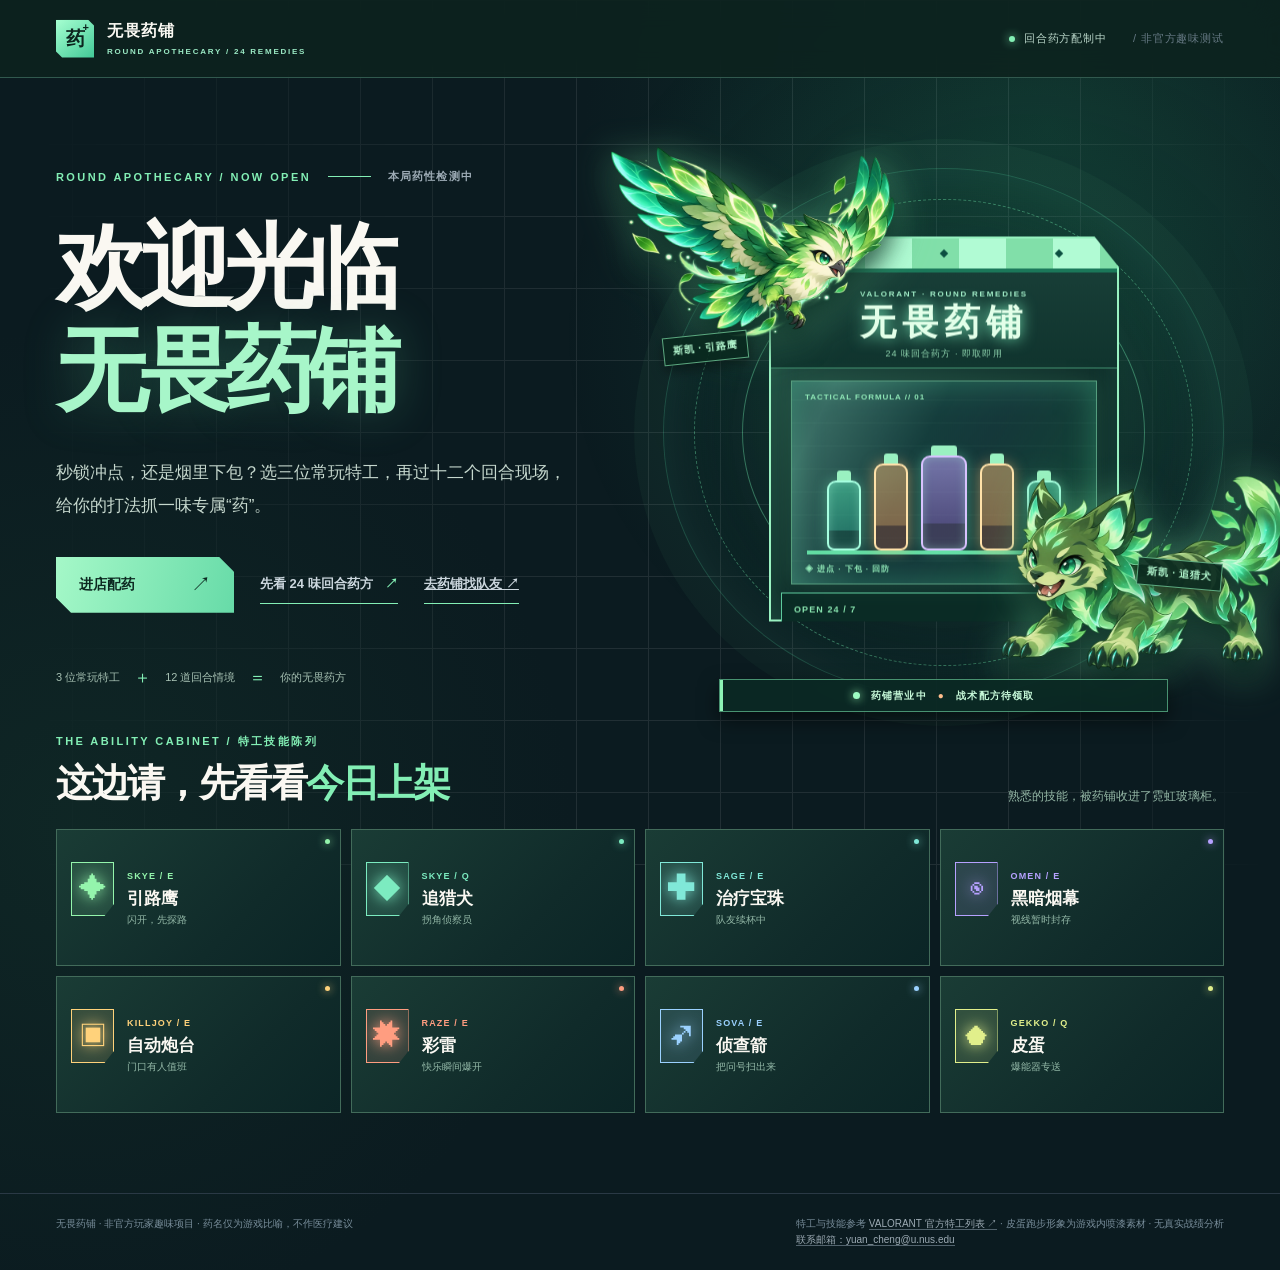
<file: index.html>
<!doctype html>
<html lang="zh-CN">
<head>
  <meta charset="utf-8">
  <meta name="viewport" content="width=device-width, initial-scale=1">
  <meta name="theme-color" content="#0b1b20">
  <title>无畏药铺｜瓦罗兰特回合人格测试</title>
  <link rel="stylesheet" href="./styles.css?v=11">
</head>
<body>
  <div class="site-shell">
    <header class="topbar">
      <button class="brand" type="button" id="home" aria-label="返回无畏药铺首页"><span class="brand-symbol" aria-hidden="true">药<span>+</span></span><span>无畏药铺<small>ROUND APOTHECARY / 24 REMEDIES</small></span></button>
      <span class="top-status"><i></i> 回合药方配制中 <span class="top-code">/ 非官方趣味测试</span></span>
    </header>

    <main>
      <section id="screen-intro" class="screen intro-screen" aria-labelledby="intro-title">
        <div class="intro-copy">
          <p class="kicker"><span>ROUND APOTHECARY / NOW OPEN</span><span class="kicker-line"></span><span>本局药性检测中</span></p>
          <h1 id="intro-title">欢迎光临<br><em>无畏药铺</em></h1>
          <p class="intro-lead">秒锁冲点，还是烟里下包？选三位常玩特工，再过十二个回合现场，给你的打法抓一味专属“药”。</p>
          <div class="intro-actions"><button class="button-primary" id="start" type="button">进店配药 <span>↗</span></button><button class="button-link" id="view-gallery-intro" type="button">先看 24 味回合药方 <span>↗</span></button><a class="button-link" href="./match.html">去药铺找队友 ↗</a></div>
          <button class="resume-review" id="resume-review" type="button" hidden><span aria-hidden="true">✚</span><span>上次的药方还在，继续做每局复盘</span><span aria-hidden="true">↗</span></button>
          <div class="intro-meta"><span>3 位常玩特工</span><b>＋</b><span>12 道回合情境</span><b>＝</b><span>你的无畏药方</span></div>
        </div>
        <div class="hero-art apothecary-art" aria-label="斯凯的引路鹰和追猎犬守护高科技无畏药铺" role="img">
          <div class="shop-halo"></div><div class="shop-grid"></div>
          <div class="shop-shell"><div class="shop-roof"><i></i><i></i><i></i></div><div class="shop-sign"><small>VALORANT · ROUND REMEDIES</small><strong>无畏药铺</strong><span>24 味回合药方 · 即取即用</span></div><div class="shop-window"><span class="shop-scan">TACTICAL FORMULA // 01</span><div class="shop-bottles"><i></i><i></i><i></i><i></i><i></i></div><span class="shop-data">◈ 进点 · 下包 · 回防</span></div><div class="shop-counter"><span>OPEN 24 / 7</span><span>✦ ✦ ✦</span></div></div>
          <img class="shop-guardian shop-hawk" src="./assets/skye-hawk.webp" alt="">
          <img class="shop-guardian shop-tiger" src="./assets/skye-tiger.webp" alt="">
          <span class="guardian-tag guardian-tag--hawk">斯凯 · 引路鹰</span><span class="guardian-tag guardian-tag--tiger">斯凯 · 追猎犬</span>
          <div class="shop-status"><span class="shop-status-light"></span> 药铺营业中 <span>●</span> 战术配方待领取</div>
        </div>
        <div class="skill-shelf">
          <div class="shelf-heading"><div><span class="overline">THE ABILITY CABINET / 特工技能陈列</span><h2>这边请，先看看<span>今日上架</span></h2></div><p>熟悉的技能，被药铺收进了霓虹玻璃柜。</p></div>
          <div class="ability-grid">
            <div class="ability-card" style="--ability:#94f5ac"><span class="ability-icon">✦</span><small>SKYE / E</small><strong>引路鹰</strong><em>闪开，先探路</em></div>
            <div class="ability-card" style="--ability:#7cebc0"><span class="ability-icon">◆</span><small>SKYE / Q</small><strong>追猎犬</strong><em>拐角侦察员</em></div>
            <div class="ability-card" style="--ability:#80e8d8"><span class="ability-icon">✚</span><small>SAGE / E</small><strong>治疗宝珠</strong><em>队友续杯中</em></div>
            <div class="ability-card" style="--ability:#b6a1ff"><span class="ability-icon">◉</span><small>OMEN / E</small><strong>黑暗烟幕</strong><em>视线暂时封存</em></div>
            <div class="ability-card" style="--ability:#ffd27b"><span class="ability-icon">▣</span><small>KILLJOY / E</small><strong>自动炮台</strong><em>门口有人值班</em></div>
            <div class="ability-card" style="--ability:#ff9d80"><span class="ability-icon">✸</span><small>RAZE / E</small><strong>彩雷</strong><em>快乐瞬间爆开</em></div>
            <div class="ability-card" style="--ability:#9bd1ff"><span class="ability-icon">➶</span><small>SOVA / E</small><strong>侦查箭</strong><em>把问号扫出来</em></div>
            <div class="ability-card" style="--ability:#e1ef8b"><span class="ability-icon">⬟</span><small>GEKKO / Q</small><strong>皮蛋</strong><em>爆能器专送</em></div>
          </div>
        </div>
      </section>

      <section id="screen-select" class="screen flow-screen" hidden aria-labelledby="select-title">
        <div class="flow-top"><span class="overline">STEP 01 / 选三味特工引子</span><button class="quiet-button" id="select-back" type="button">← 返回药铺</button></div>
        <div class="flow-heading"><div><h2 id="select-title">先选你的<span>常玩特工</span></h2><p>按常玩程度依次选 3 位。可爱头像已上架，结果主要看后面的 12 道题。</p></div><span class="corner-stamp">03 / AGENTS</span></div>
        <div class="selected-slots" id="selected-slots" aria-live="polite"></div>
        <div class="selector-toolbar"><div class="role-tabs" id="role-tabs" aria-label="按特工定位筛选"></div><label class="agent-search"><span>⌕</span><input id="agent-search" type="search" placeholder="搜索中文名或英文名" autocomplete="off" aria-label="搜索特工"></label></div>
        <div class="agent-grid" id="agent-grid"></div>
        <div class="flow-footer"><span id="agent-count"></span><button class="button-primary command-button command-button--select" id="select-next" type="button" data-count="0" disabled><span class="command-pips" aria-hidden="true"><i></i><i></i><i></i></span><span class="command-copy"><small id="select-next-caption">特工就位 0 / 3</small><strong>进入情境题</strong></span><span class="command-arrow" aria-hidden="true"><svg viewBox="0 0 24 24" fill="none"><path d="M5 19 19 5M8 5h11v11" stroke="currentColor" stroke-width="2" stroke-linecap="square"/></svg></span></button></div>
      </section>

      <section id="screen-quiz" class="screen flow-screen quiz-screen" hidden aria-labelledby="question-title">
        <div class="flow-top"><span class="overline">STEP 02 / 回合药性测试</span><button class="quiet-button" id="quiz-back" type="button">← 上一步</button></div>
        <div class="quiz-track" id="quiz-track" role="progressbar" aria-label="答题进度" aria-valuemin="1" aria-valuemax="12" aria-valuenow="1"><div id="quiz-progress"></div><div class="quiz-runner" aria-hidden="true"><span class="quiz-runner-sprite"></span></div></div>
        <div class="quiz-counter"><span id="question-count"></span><span>选你真会做的，别替教练答题</span></div>
        <div class="quiz-brief"><span class="spike-mark" aria-hidden="true">◆</span><span id="spike-brief">皮蛋刚出门，爆能器在路上</span><span class="signal-bars" aria-hidden="true"><i></i><i></i><i></i></span></div>
        <div class="quiz-card"><p class="quiz-label"><span>ROUND SCENARIO <b id="scenario-kind">战术位置</b></span><span id="round-code"></span></p><div class="scenario-heading"><h2 id="question-title"></h2><span class="scenario-art-frame" aria-hidden="true"><span class="scenario-art" id="scenario-art"></span></span></div><div class="option-list" id="option-list"></div></div>
        <div class="quiz-actions"><span>没有标准答案，放心暴露真实打法。</span><button class="button-primary command-button command-button--round" id="quiz-next" type="button" disabled><span class="command-round" id="quiz-next-number" aria-hidden="true">01</span><span class="command-copy"><small id="quiz-next-caption">ROUND CONFIRM</small><strong id="quiz-next-label">下一题</strong></span><span class="command-arrow" aria-hidden="true"><svg viewBox="0 0 24 24" fill="none"><path d="M5 19 19 5M8 5h11v11" stroke="currentColor" stroke-width="2" stroke-linecap="square"/></svg></span></button></div>
      </section>

      <section id="screen-result" class="screen result-screen" hidden aria-labelledby="result-title">
        <div class="flow-top"><span class="overline">PRESCRIPTION READY / 你的无畏药方</span><button class="quiet-button" id="result-restart" type="button">重新配药 ↺</button></div>
        <div class="result-hero"><div class="result-index"><span>HERB NO.</span><strong id="result-number"></strong><span>/ 24</span></div><div class="result-main"><p class="result-kicker" id="result-kicker"></p><h2 id="result-title"></h2><p class="result-nickname" id="result-nickname"></p><p class="result-lead" id="result-lead"></p><div class="result-tags" id="result-tags"></div></div><div class="result-art"><span>药方出炉！</span><div class="result-mascot" id="result-mascot" role="img"></div></div></div>
        <div class="result-layout"><div class="result-left"><section class="result-panel"><span class="panel-label">你的回合说明书</span><div class="description-pair"><span>01 / 你擅长</span><p id="result-strength"></p></div><div class="description-pair"><span>02 / 队友会吐槽</span><p id="result-tease"></p></div><div class="quote-box"><span>你的队内语音</span><strong id="result-quote"></strong></div></section><section class="result-panel pick-panel"><span class="panel-label">你选的 3 位特工</span><div id="result-agents"></div><p>常玩特工只提供战术倾向的起始分；结果主要来自 12 道场景题。</p></section></div><section class="result-panel structure-panel"><div class="structure-heading"><span class="panel-label">人格结构</span><span>偏好占比，不是胜率</span></div><h3>战术位置 <small id="secondary-role"></small></h3><div class="score-list" id="role-scores"></div><h3>赢回合的习惯</h3><div class="score-list" id="habit-scores"></div><h3>行动节奏</h3><div class="score-list" id="tempo-scores"></div><p class="structure-note">占比只比较你本次选择，不衡量水平、真实战绩或心理学人格。</p></section></div>
        <section class="review-panel" id="review-panel" aria-labelledby="review-title">
          <div class="review-heading"><div><span class="panel-label">ROUND REVIEW / 战斗改进站</span><h3 id="review-title">每局一张<span>经济复盘药笺</span></h3><p>打完一局再勾。看看点数、技能、时间和人数优势，花出去有没有换回价值。</p></div><div class="review-meter" role="progressbar" id="review-meter" aria-label="本局完成的复盘项目" aria-valuemin="0" aria-valuemax="7" aria-valuenow="0"><strong id="review-count">0 / 7</strong><span id="review-round">第 1 局</span></div></div>
          <div class="review-track" aria-hidden="true"><span id="review-progress"></span></div>
          <div class="review-list" id="review-list"></div>
          <div class="review-bottom"><div class="review-note-wrap"><label for="review-note">下局最想改的一件事 <span>可选</span></label><textarea id="review-note" rows="2" maxlength="120" placeholder="例如：进点前先喊队友跟闪"></textarea><p id="review-focus"></p></div><div class="review-save"><button class="button-primary" id="review-archive" type="button" disabled>存档这局，开启下一局 <span>↗</span></button><span id="review-status" role="status"></span></div></div>
          <details class="review-history" id="review-history"><summary>查看已存档的复盘 <span id="review-history-count">0 局</span></summary><div id="review-history-list"></div></details>
          <p class="review-privacy">只保存在这台设备的浏览器里，换设备不会同步。最多保留最近 20 局。</p>
        </section>
        <div class="result-actions"><button class="button-primary" id="copy-result" type="button">复制我的药方 <span>↗</span></button><a class="button-primary match-entry" href="./match.html">带着药方找队友 <span>↗</span></a><button class="button-link" id="view-gallery-result" type="button">查看全部 24 味药方 <span>↗</span></button><span id="copy-status" role="status"></span></div>
      </section>

      <section id="screen-gallery" class="screen gallery-screen" hidden aria-labelledby="gallery-title"><div class="flow-top"><span class="overline">HERB CABINET / 24 ROUND REMEDIES</span><button class="quiet-button" id="gallery-back" type="button">← 返回</button></div><div class="flow-heading"><div><h2 id="gallery-title">24 味<span>回合药方</span></h2><p>四种战术位置 × 三种赢法习惯 × 两种行动节奏。药名是比喻，外号才是队友最熟悉的你。</p></div><span class="corner-stamp">24 / HERBS</span></div><div class="role-tabs gallery-tabs" id="gallery-tabs" aria-label="按定位筛选人格"></div><div class="persona-grid" id="persona-grid"></div></section>
    </main>

    <footer><span>无畏药铺 · 非官方玩家趣味项目 · 药名仅为游戏比喻，不作医疗建议</span><span>特工与技能参考 <a href="https://playvalorant.com/en-us/agents/" target="_blank" rel="noreferrer">VALORANT 官方特工列表 ↗</a> · 皮蛋跑步形象为游戏内喷漆素材 · 无真实战绩分析<br><a href="mailto:yuan_cheng@u.nus.edu">联系邮箱：yuan_cheng@u.nus.edu</a></span></footer>
  </div>
  <script src="./lib/personality.js?v=12"></script>
  <script src="./lib/review.js?v=1"></script>
  <script src="./web.js?v=9"></script>
</body>
</html>
</file>
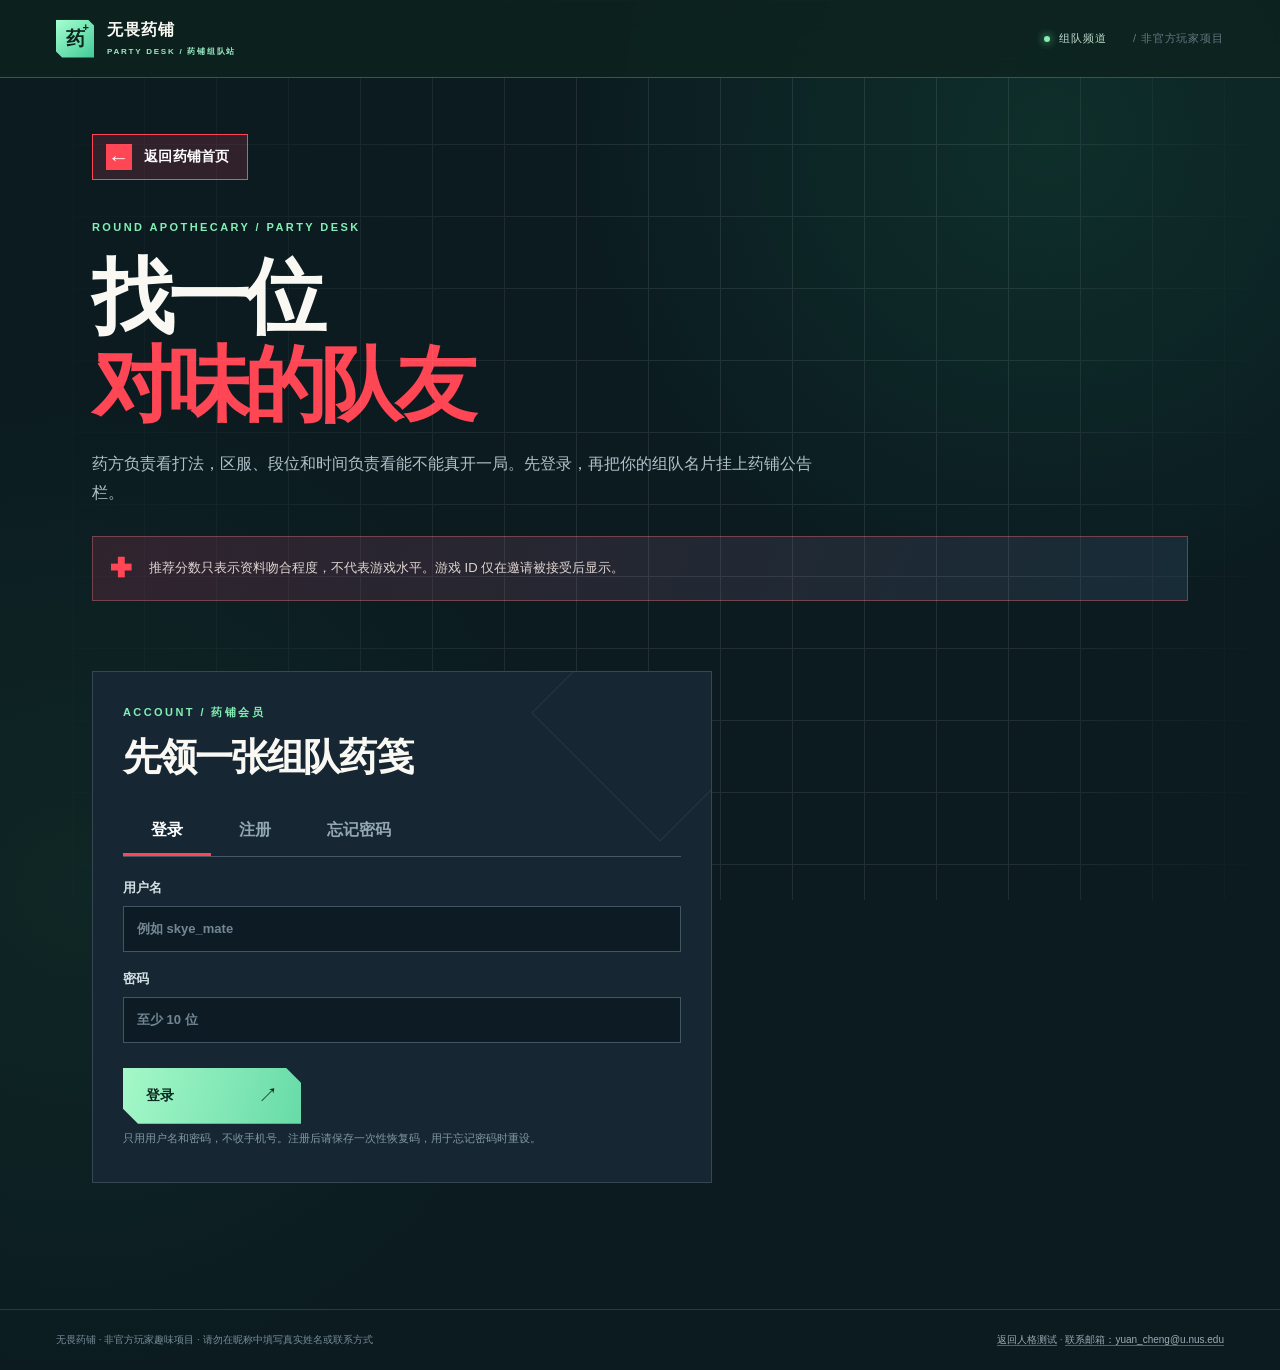
<file: match.html>
<!doctype html>
<html lang="zh-CN">
<head>
  <meta charset="utf-8">
  <meta name="viewport" content="width=device-width, initial-scale=1">
  <meta name="theme-color" content="#0d1721">
  <meta http-equiv="Content-Security-Policy" content="default-src 'none'; script-src 'self'; style-src 'self'; img-src 'self' data:; connect-src https://valorant-apothecary-party.f2swf77gfz.chatgpt.site; base-uri 'none'; form-action 'none'">
  <title>药铺组队站｜无畏药铺</title>
  <link rel="stylesheet" href="./styles.css?v=11">
  <link rel="stylesheet" href="./match.css?v=2">
</head>
<body>
  <div class="site-shell">
    <header class="topbar"><a class="brand" href="./"><span class="brand-symbol" aria-hidden="true">药<span>+</span></span><span>无畏药铺<small>PARTY DESK / 药铺组队站</small></span></a><span class="top-status"><i></i> 组队频道 <span class="top-code">/ 非官方玩家项目</span></span></header>
    <main class="match-main">
      <a class="match-back" href="./" aria-label="返回无畏药铺测试首页"><span aria-hidden="true">←</span><span>返回药铺首页</span></a>
      <div class="match-heading"><p class="overline">ROUND APOTHECARY / PARTY DESK</p><h1>找一位<span>对味的队友</span></h1><p>药方负责看打法，区服、段位和时间负责看能不能真开一局。先登录，再把你的组队名片挂上药铺公告栏。</p></div>
      <div class="match-banner"><span class="match-banner-icon" aria-hidden="true">✚</span><span>推荐分数只表示资料吻合程度，不代表游戏水平。游戏 ID 仅在邀请被接受后显示。</span></div>
      <p class="match-status" id="match-status" role="status" aria-live="polite"></p>
      <section class="match-panel match-recovery" id="recovery-panel" hidden><span class="panel-label">RECOVERY / 一次性恢复码</span><h2>先把这 5 个恢复码存好</h2><p>忘记密码时可用其中一个重新设置。每个只能用一次，离开此页后不再显示。</p><pre id="recovery-codes"></pre><button class="match-invite-button" id="copy-recovery" type="button">复制恢复码</button><button class="quiet-button" id="dismiss-recovery" type="button">我已保存</button></section>
      <section class="match-auth match-panel" id="match-auth" aria-labelledby="auth-title">
        <div class="match-panel-title"><span class="panel-label">ACCOUNT / 药铺会员</span><h2 id="auth-title">先领一张组队药笺</h2></div>
        <div class="match-tabs" role="tablist" aria-label="账号操作"><button id="tab-login" type="button" role="tab" aria-selected="true">登录</button><button id="tab-register" type="button" role="tab" aria-selected="false">注册</button><button id="tab-recover" type="button" role="tab" aria-selected="false">忘记密码</button></div>
        <form id="auth-form" class="match-form" autocomplete="on"><label>用户名<input id="auth-username" name="username" required minlength="3" maxlength="20" pattern="[A-Za-z][A-Za-z0-9_]{2,19}" autocomplete="username" placeholder="例如 skye_mate"></label><label id="recovery-code-label" hidden>一次性恢复码<input id="auth-code" name="recovery-code" minlength="24" maxlength="24" placeholder="注册时保存的恢复码"></label><label><span id="auth-password-label">密码</span><input id="auth-password" name="password" type="password" required minlength="10" maxlength="128" autocomplete="current-password" placeholder="至少 10 位"></label><button class="button-primary" id="auth-submit" type="submit">登录 <span>↗</span></button></form>
        <p class="match-fine">只用用户名和密码，不收手机号。注册后请保存一次性恢复码，用于忘记密码时重设。</p>
      </section>
      <div id="match-app" hidden>
        <div class="match-account"><strong id="match-welcome"></strong><button class="quiet-button" id="match-logout" type="button">退出登录</button></div>
        <section class="match-panel" aria-labelledby="profile-title"><div class="match-panel-title"><span class="panel-label">PROFILE / 我的组队名片</span><h2 id="profile-title">把开黑习惯写清楚</h2><p id="profile-persona-note"></p></div>
          <form id="profile-form" class="match-form"><div class="match-fields"><label>展示昵称<input id="profile-name" maxlength="20" required placeholder="队友会看到的名字"></label><label>游戏 ID <small>接受邀请后才显示</small><input id="profile-riot" maxlength="40" required placeholder="玩家名#标签"></label><label>区服<select id="profile-region" required><option value="">请选择</option><option value="cn">国服</option><option value="apac">亚太</option><option value="eu">欧洲</option><option value="na">北美</option><option value="other">其他</option></select></label><label>段位<select id="profile-rank" required><option value="">请选择</option><option value="0">黑铁</option><option value="1">青铜</option><option value="2">白银</option><option value="3">黄金</option><option value="4">铂金</option><option value="5">钻石</option><option value="6">超凡</option><option value="7">神话</option><option value="8">辐能战魂</option></select></label><label>常玩定位<select id="profile-role" required><option value="">请选择</option><option value="duelist">决斗者</option><option value="initiator">先锋</option><option value="controller">控场者</option><option value="sentinel">哨卫</option></select></label><label>语音习惯<select id="profile-voice"><option value="0">能开麦</option><option value="1">看情况开麦</option><option value="2">只打字</option></select></label><label class="match-span">我的人格药方<select id="profile-persona" required><option value="">先做测试或选择人格</option></select></label></div>
          <fieldset class="match-time"><legend>一般什么时候玩？可多选</legend><label><input type="checkbox" value="1"> 工作日白天</label><label><input type="checkbox" value="2"> 工作日晚上</label><label><input type="checkbox" value="4"> 周末白天</label><label><input type="checkbox" value="8"> 周末晚上</label><label><input type="checkbox" value="16"> 深夜</label></fieldset>
          <label class="match-toggle"><input id="profile-discoverable" type="checkbox"><span>在组队公告栏公开我的名片</span></label><p class="match-fine">公开名片时，别人能看到昵称、用户名、区服、段位、定位、时间和药方。游戏 ID 仍需双方同意组队后才会显示。</p><button class="button-primary" type="submit">保存组队名片 <span>↗</span></button></form>
        </section>
        <section class="match-panel" aria-labelledby="recommend-title"><div class="match-panel-title"><span class="panel-label">RECOMMEND / 今日合拍</span><h2 id="recommend-title">药铺给你配的队友</h2><p>同区服优先，再看段位、空闲时间和打法互补。</p></div><button class="button-link" id="refresh-matches" type="button">刷新推荐 ↗</button><div class="match-card-grid" id="match-candidates"></div></section>
        <section class="match-panel" aria-labelledby="invites-title"><div class="match-panel-title"><span class="panel-label">INVITATIONS / 组队回执</span><h2 id="invites-title">邀请与已配对队友</h2></div><div class="match-invites" id="match-invites"></div></section>
        <details class="match-danger"><summary>账号管理</summary><p>删除账号会清除你的名片、邀请和登录记录，无法撤销。</p><label>输入用户名确认<input id="delete-confirm" autocomplete="off"></label><label>输入密码确认<input id="delete-password" type="password" autocomplete="current-password"></label><button id="delete-account" type="button">永久删除账号</button></details>
      </div>
    </main>
    <footer><span>无畏药铺 · 非官方玩家趣味项目 · 请勿在昵称中填写真实姓名或联系方式</span><span><a href="./">返回人格测试</a> · <a href="mailto:yuan_cheng@u.nus.edu">联系邮箱：yuan_cheng@u.nus.edu</a></span></footer>
  </div>
  <script src="./lib/personality.js?v=12"></script>
  <script src="./match.js?v=1"></script>
</body>
</html>
</file>
<file: styles.css>
:root{--ink:#0d1721;--ink2:#172633;--red:#ff4655;--red2:#d63243;--cream:#ece8de;--white:#faf8f2;--muted:#8d9ca6;--line:#344450;--sans:-apple-system,BlinkMacSystemFont,'PingFang SC','Microsoft YaHei',sans-serif}
*{box-sizing:border-box}html{scroll-behavior:smooth}body{margin:0;background:var(--ink);color:var(--white);font-family:var(--sans);-webkit-font-smoothing:antialiased}button,input{font:inherit}button{cursor:pointer}button:disabled{cursor:not-allowed;opacity:.4}button:focus-visible,input:focus-visible,a:focus-visible{outline:2px solid #fff;outline-offset:4px}[hidden]{display:none!important}.site-shell{max-width:1440px;margin:auto;min-height:100vh;position:relative;overflow:hidden}.site-shell:before{content:"";position:fixed;inset:0;pointer-events:none;opacity:.12;background-image:linear-gradient(#fff 1px,transparent 1px),linear-gradient(90deg,#fff 1px,transparent 1px);background-size:80px 80px;mask-image:linear-gradient(90deg,transparent,#000 45%,#000 80%,transparent)}.topbar{height:78px;padding:0 56px;border-bottom:1px solid #2a3945;display:flex;align-items:center;justify-content:space-between;position:relative;z-index:2}.brand{padding:0;border:0;background:transparent;color:var(--white);display:flex;align-items:center;gap:13px;text-align:left;font-weight:850;font-size:16px;letter-spacing:.07em}.brand-symbol{width:38px;height:38px;background:var(--red);clip-path:polygon(0 0,85% 0,100% 22%,100% 100%,15% 100%,0 78%);display:grid;place-items:center;position:relative;font-size:25px;letter-spacing:-.13em}.brand-symbol span{font-size:10px;position:absolute;top:2px;right:5px;letter-spacing:0}.brand small{display:block;color:#8498a5;font-size:8px;letter-spacing:.22em;margin-top:5px;font-weight:600}.top-status{font-size:11px;letter-spacing:.08em;color:#a4b1bb;display:flex;align-items:center;gap:9px}.top-status i{width:6px;height:6px;border-radius:50%;background:var(--red)}.top-code{color:#667984;margin-left:17px}.screen{position:relative;z-index:1}.intro-screen{min-height:calc(100vh - 138px);display:grid;grid-template-columns:55% 45%;align-items:center;padding:64px 56px 80px}.intro-copy{z-index:1}.kicker,.overline,.panel-label{font-size:11px;font-weight:800;letter-spacing:.22em;color:var(--red)}.kicker{display:flex;align-items:center;gap:17px;margin:0 0 32px}.kicker-line{width:43px;height:1px;background:var(--red)}.kicker span:last-child{color:#9eacb6;letter-spacing:.1em}.intro-copy h1{font-size:clamp(64px,7.2vw,112px);line-height:1.1;letter-spacing:-.08em;margin:0;font-weight:900}.intro-copy h1 em{font-style:normal;color:var(--red);white-space:nowrap}.intro-lead{max-width:490px;color:#bac6ce;line-height:1.95;font-size:17px;margin:33px 0 35px}.intro-actions{display:flex;align-items:center;gap:26px;flex-wrap:wrap}.button-primary{border:0;background:var(--red);color:#fff;min-height:56px;min-width:178px;padding:0 23px;display:inline-flex;align-items:center;justify-content:space-between;gap:25px;font-weight:800;font-size:14px;clip-path:polygon(0 0,calc(100% - 15px) 0,100% 15px,100% 100%,15px 100%,0 calc(100% - 15px));transition:background .2s,transform .2s}.button-primary:hover:not(:disabled){background:#ff6571;transform:translateY(-2px)}.button-primary span{font-size:20px;font-weight:400}.button-link,.quiet-button{border:0;background:none;color:#cbd6dd;padding:10px 0;font-weight:650}.button-link{border-bottom:1px solid var(--red);font-size:13px}.button-link span{margin-left:9px;color:var(--red)}.quiet-button{font-size:12px;color:#94a4ad}.quiet-button:hover,.button-link:hover{color:#fff}.intro-meta{display:flex;gap:14px;align-items:center;margin-top:75px;font-size:11px;color:#80939e;flex-wrap:wrap}.intro-meta b{color:var(--red);font-size:17px;font-weight:400}.hero-art{height:580px;position:relative;display:grid;place-items:center;opacity:.96}.hero-art:before{content:"";position:absolute;width:360px;height:360px;border:1px solid #2c3c48;transform:rotate(45deg)}.hero-art:after{content:"";position:absolute;inset:40px;border:1px solid #293944;clip-path:polygon(0 0,85% 0,100% 15%,100% 100%,0 100%)}.hero-ring{position:absolute;border:1px solid #32434f;border-radius:50%}.ring-a{width:460px;height:460px}.ring-b{width:550px;height:550px;border-color:#253642}.hero-diamond{height:250px;width:250px;background:var(--red);transform:rotate(45deg);display:grid;place-items:center;box-shadow:0 0 95px #ff465530;z-index:1}.hero-diamond-inner{font-size:170px;font-weight:950;transform:rotate(-45deg);line-height:1;color:var(--ink)}.hero-cross{position:absolute;color:var(--red);font-size:24px;z-index:1}.cross-a{top:58px;right:65px}.cross-b{bottom:75px;left:70px}.hero-art-foot{position:absolute;bottom:15px;left:20px;right:20px;display:flex;justify-content:space-between;color:#6a7f8b;font-size:10px;letter-spacing:.18em}.hero-art-foot span{color:var(--red)}footer{border-top:1px solid #2a3945;padding:22px 56px;color:#788d9a;font-size:10px;display:flex;justify-content:space-between;gap:20px;line-height:1.6}footer a{color:#9dabb4;text-decoration:none;border-bottom:1px solid #52636d}footer a:hover{color:#fff}
.flow-screen,.gallery-screen,.result-screen{padding:45px 56px 85px;min-height:calc(100vh - 138px)}.flow-top{display:flex;justify-content:space-between;align-items:center;margin-bottom:48px}.flow-heading{display:flex;align-items:flex-end;justify-content:space-between;gap:24px;margin-bottom:30px}.flow-heading h2{font-size:clamp(38px,4vw,64px);line-height:1.15;letter-spacing:-.06em;margin:0 0 15px;font-weight:900}.flow-heading h2 span{color:var(--red)}.flow-heading p{color:#a4b3bd;font-size:14px;line-height:1.7;margin:0}.corner-stamp{font-size:12px;color:#6d8290;letter-spacing:.15em;border:1px solid #30414d;padding:13px 18px;white-space:nowrap}.selected-slots{display:grid;grid-template-columns:repeat(3,1fr);gap:13px;margin:32px 0}.selected-slot{min-height:115px;border:1px dashed #4c5d68;background:#15232e;position:relative;padding:17px 19px;display:flex;flex-direction:column;align-items:flex-start;justify-content:space-between}.selected-slot.filled{border-style:solid;border-color:var(--red);background:#271e29}.slot-order{color:#a2b0ba;font-size:10px;letter-spacing:.13em}.selected-slot strong{font-size:25px;line-height:1.1}.selected-slot:not(.filled) strong{color:#617682}.selected-slot small{font-size:11px;color:#a3b2bc}.slot-remove{position:absolute;right:11px;top:8px;background:none;border:0;color:#ddd;font-size:23px}.selector-toolbar{display:flex;align-items:center;justify-content:space-between;gap:20px;margin:43px 0 20px}.role-tabs{display:flex;gap:8px;flex-wrap:wrap}.role-tabs button{border:1px solid #3d4d59;color:#a2b2bd;background:#172631;padding:10px 15px;font-size:12px;font-weight:650}.role-tabs button.active{background:var(--red);color:white;border-color:var(--red)}.agent-search{display:flex;align-items:center;gap:8px;background:#172631;border:1px solid #3c4e5b;color:#7b8d98;padding:0 12px;min-width:245px;height:41px}.agent-search span{font-size:22px}.agent-search input{background:none;border:0;outline:none;color:#fff;width:100%;font-size:12px}.agent-search input::placeholder{color:#748692}.agent-grid{display:grid;grid-template-columns:repeat(5,1fr);gap:10px}.agent-card{min-width:0;min-height:75px;background:#192a36;border:1px solid #344652;color:#f2f1eb;text-align:left;display:flex;align-items:center;padding:11px;gap:11px;transition:border .15s,background .15s}.agent-card:hover{border-color:#aab8c1;background:#243643}.agent-card.selected{background:#392431;border-color:var(--red)}.agent-glyph{width:38px;height:45px;flex:none;background:#30434e;color:#b2c2cc;display:grid;place-items:center;clip-path:polygon(0 0,100% 0,100% 75%,75% 100%,0 100%);font-size:21px;font-weight:900}.agent-card.selected .agent-glyph{background:var(--red);color:#fff}.agent-info{display:flex;flex-direction:column;min-width:0;flex:1}.agent-info strong{font-size:13px;white-space:nowrap;overflow:hidden;text-overflow:ellipsis}.agent-info small{color:#8fa3b0;font-size:10px;margin-top:5px}.agent-check{color:var(--red);font-weight:800;font-size:16px}.flow-footer{margin-top:28px;display:flex;justify-content:space-between;align-items:center;color:#8fa3ad;font-size:11px}
.quiz-screen{max-width:1020px;margin:auto}.quiz-track{height:4px;background:#32434e;margin-top:25px}.quiz-track>div{height:100%;background:var(--red);transition:width .2s}.quiz-counter{display:flex;justify-content:space-between;color:#8ca0ad;font-size:12px;margin:16px 0 44px}.quiz-counter span:first-child{color:var(--red);font-weight:850;font-size:16px;letter-spacing:.15em}.quiz-card{background:#172733;border:1px solid #344753;padding:52px 55px 57px;clip-path:polygon(0 0,calc(100% - 27px) 0,100% 27px,100% 100%,0 100%)}.quiz-label{font-size:11px;color:var(--red);font-weight:800;letter-spacing:.17em;margin:0 0 28px;display:flex;justify-content:space-between}.quiz-card h2{font-size:clamp(26px,3.2vw,43px);letter-spacing:-.04em;line-height:1.4;margin:0 0 35px}.option-list{display:grid;gap:10px}.option{width:100%;min-height:65px;border:1px solid #465864;background:#21323e;color:#e7eef2;text-align:left;display:flex;align-items:center;gap:18px;padding:12px 17px;font-size:15px;line-height:1.5}.option:hover{background:#30424e;border-color:#b6c0c6}.option.active{background:#453039;border-color:var(--red)}.option-letter{font-size:11px;color:var(--red);font-weight:900;border:1px solid var(--red);width:27px;height:27px;display:grid;place-items:center;flex:none}.option-arrow{margin-left:auto;color:#82939d}.option.active .option-arrow{color:var(--red)}.quiz-actions{display:flex;justify-content:space-between;align-items:center;color:#7f929e;font-size:11px;margin-top:24px}
.result-hero{min-height:285px;background:var(--red);display:grid;grid-template-columns:130px 1fr 160px;align-items:center;gap:27px;padding:37px 43px;clip-path:polygon(0 0,calc(100% - 32px) 0,100% 32px,100% 100%,0 100%);position:relative;overflow:hidden}.result-hero:before{content:"";position:absolute;inset:0;background:repeating-linear-gradient(135deg,transparent 0,transparent 18px,#0000000b 18px,#0000000b 19px);pointer-events:none}.result-index{align-self:stretch;display:flex;flex-direction:column;justify-content:center;border-right:1px solid #ffffff70;color:#fff;z-index:1}.result-index span{font-size:10px;letter-spacing:.16em}.result-index strong{font-size:73px;line-height:1;font-weight:900;letter-spacing:-.09em}.result-main{z-index:1}.result-kicker{font-size:12px;font-weight:800;letter-spacing:.08em;margin:0 0 12px}.result-main h2{font-size:clamp(48px,5.6vw,80px);line-height:1.12;letter-spacing:-.08em;margin:0 0 12px;font-weight:950}.result-lead{font-size:18px;font-weight:600;margin:0 0 18px;line-height:1.6}.result-tags{display:flex;gap:7px;flex-wrap:wrap}.result-tags span{border:1px solid #ffffffaa;padding:5px 9px;font-size:11px}.result-glyph{font-weight:950;font-size:130px;color:#0d172180;letter-spacing:-.2em;z-index:1}.result-glyph span{font-size:50px;vertical-align:top}.result-layout{display:grid;grid-template-columns:1fr .85fr;gap:15px;margin-top:17px}.result-left{display:grid;gap:15px}.result-panel{border:1px solid #344753;background:#172733;padding:27px 30px}.description-pair{padding:24px 0;border-bottom:1px solid #344752}.description-pair span{font-size:11px;letter-spacing:.12em;color:#8298a6}.description-pair p{font-size:16px;line-height:1.75;margin:10px 0 0}.quote-box{margin-top:26px;background:#263a45;border-left:3px solid var(--red);padding:15px 18px}.quote-box span{display:block;font-size:10px;color:#9aadb7;margin-bottom:7px}.quote-box strong{font-size:18px;line-height:1.6}.pick-panel{min-height:160px}.pick-panel>div{display:flex;gap:8px;flex-wrap:wrap;margin:22px 0 15px}.pick-panel>div span{background:#263b47;border:1px solid #465b67;padding:8px 10px;font-size:12px}.pick-panel p,.structure-note{color:#8499a5;font-size:11px;line-height:1.75;margin:0}.structure-heading{display:flex;align-items:center;justify-content:space-between}.structure-heading>span:last-child{color:#718895;font-size:10px}.structure-panel h3{font-size:15px;margin:32px 0 14px}.structure-panel h3 small{font-size:10px;color:#8398a5;margin-left:12px;font-weight:400}.score-list{display:grid;gap:12px}.score-row>div:first-child{display:flex;justify-content:space-between;font-size:12px;margin-bottom:7px}.score-row strong{font-weight:550}.score-row span{color:#a8bac3}.score-track{height:7px;background:#2d404d}.score-track i{display:block;height:100%;background:var(--red);min-width:2px}.structure-note{margin-top:31px}.result-actions{display:flex;align-items:center;gap:25px;flex-wrap:wrap;margin-top:25px}.result-actions #copy-status{font-size:11px;color:#b9cbd4}
.gallery-tabs{margin:27px 0}.persona-grid{display:grid;grid-template-columns:repeat(3,1fr);gap:12px}.persona-card{border:1px solid #344752;background:#172833;padding:22px;min-height:275px;display:flex;flex-direction:column}.persona-card-top{display:flex;justify-content:space-between;color:var(--red);font-size:10px;font-weight:800;letter-spacing:.1em}.persona-card-top span:last-child{color:#91a5b0}.persona-card h3{font-size:26px;letter-spacing:-.04em;margin:25px 0 8px}.persona-card p{font-size:12px;color:#a9bbc5;line-height:1.7;margin:0 0 7px}.persona-card .persona-lead{font-size:13px;color:#fff;font-weight:650}.persona-card .persona-tease{color:#9daeb8}.persona-quote{margin-top:auto;padding-top:15px;color:#ff7d87;font-size:12px;font-weight:650}
@media(max-width:1100px){.agent-grid{grid-template-columns:repeat(4,1fr)}.intro-screen{grid-template-columns:60% 40%}.hero-art{transform:scale(.78)}.intro-copy h1{font-size:clamp(60px,7vw,88px)}.persona-grid{grid-template-columns:repeat(2,1fr)}}
@media(max-width:760px){.topbar{height:66px;padding:0 18px}.top-status{font-size:9px}.top-code{display:none}.brand{font-size:13px}.brand small{font-size:7px}.brand-symbol{width:33px;height:33px;font-size:22px}.intro-screen{display:block;padding:65px 22px 45px;min-height:auto}.intro-copy h1{font-size:clamp(48px,11vw,76px)}.intro-copy h1 em{white-space:normal}.intro-lead{font-size:14px;margin:24px 0 27px}.intro-meta{margin-top:47px;gap:9px;font-size:9px}.hero-art{height:280px;transform:scale(.52);transform-origin:center 30%;margin:8px 0 -110px}.hero-art-foot{display:none}footer{padding:20px 22px;display:block;font-size:9px}footer span{display:block;margin-bottom:8px}.flow-screen,.gallery-screen,.result-screen{padding:28px 18px 55px;min-height:calc(100vh - 114px)}.flow-top{margin-bottom:32px}.overline{font-size:9px}.flow-heading h2{font-size:37px}.flow-heading p{font-size:12px}.corner-stamp{display:none}.selected-slots{gap:6px;margin:25px 0}.selected-slot{padding:11px;min-height:92px}.slot-order{font-size:8px}.selected-slot strong{font-size:15px}.selected-slot small{font-size:9px}.slot-remove{top:5px;right:5px;font-size:17px}.selector-toolbar{display:block;margin:31px 0 16px}.role-tabs{gap:5px}.role-tabs button{padding:8px 10px;font-size:10px}.agent-search{margin-top:13px;width:100%}.agent-grid{grid-template-columns:repeat(2,1fr);gap:7px}.agent-card{min-height:63px;padding:7px;gap:7px}.agent-glyph{width:31px;height:38px;font-size:17px}.agent-info strong{font-size:11px}.agent-info small{font-size:9px}.agent-check{font-size:13px}.flow-footer{gap:12px}.flow-footer .button-primary{min-width:155px;min-height:50px;font-size:12px}.quiz-counter{font-size:10px;margin-bottom:28px}.quiz-counter span:last-child{max-width:170px;text-align:right}.quiz-card{padding:29px 19px 34px}.quiz-card h2{font-size:26px}.option{font-size:13px;padding:10px;gap:11px;min-height:62px}.quiz-actions{gap:12px}.quiz-actions>span{max-width:150px}.result-hero{display:block;padding:25px 22px 34px;min-height:0}.result-index{display:flex;flex-direction:row;gap:5px;align-items:baseline;justify-content:flex-start;border:0;margin-bottom:14px}.result-index strong{font-size:33px}.result-main h2{font-size:52px}.result-lead{font-size:15px}.result-glyph{display:none}.result-kicker{font-size:10px}.result-layout{display:block}.result-left{margin-bottom:14px}.result-panel{padding:22px}.description-pair p{font-size:14px}.quote-box strong{font-size:16px}.result-actions{gap:18px}.persona-grid{grid-template-columns:1fr}.persona-card{min-height:260px}}

/* Short, tactile feedback for choices and screen changes. */
.screen:not([hidden]){animation:screen-enter .32s ease-out both}
.button-primary,.button-link,.quiet-button,.role-tabs button,.slot-remove,.agent-card,.option{transition:transform .16s ease,background-color .16s ease,border-color .16s ease,color .16s ease,box-shadow .16s ease}
.button-primary:hover:not(:disabled){transform:translateY(-2px)}
.button-primary:active:not(:disabled),.button-primary:hover:active:not(:disabled){transform:translateY(2px) scale(.98);background:var(--red2)}
.button-link:active,.quiet-button:active,.role-tabs button:active,.slot-remove:active{transform:scale(.95)}
.agent-card:hover{transform:translateY(-2px)}
.agent-card:active,.agent-card:hover:active{transform:scale(.97)}
.agent-card.just-picked{animation:agent-lock .34s ease-out both}
.selected-slot.just-picked{animation:slot-lock .36s ease-out both}
.option:hover{transform:translateX(3px)}
.option:active,.option:hover:active{transform:translateX(1px) scale(.99)}
.option.active{animation:option-lock .36s ease-out both}
.option.active .option-arrow{transform:rotate(45deg);transition:transform .24s ease}
.quiz-card.question-enter{animation:question-enter .3s ease-out both}
.result-screen:not([hidden]) .result-hero{animation:result-reveal .48s cubic-bezier(.2,.8,.2,1) both}
.result-screen:not([hidden]) .result-panel{animation:panel-enter .4s ease-out .12s both}
.result-screen:not([hidden]) .structure-panel{animation-delay:.2s}
.result-screen:not([hidden]) .score-track i{transform-origin:left;animation:score-grow .65s cubic-bezier(.2,.8,.2,1) .3s both}
@keyframes screen-enter{from{opacity:0;transform:translateY(10px)}to{opacity:1;transform:translateY(0)}}
@keyframes agent-lock{0%{transform:scale(.95);box-shadow:0 0 0 0 #ff465500}55%{transform:scale(1.025);box-shadow:0 0 0 5px #ff465528}100%{transform:scale(1);box-shadow:0 0 0 0 #ff465500}}
@keyframes slot-lock{0%{background:#15232e;transform:translateY(5px)}60%{background:#4a2533}100%{background:#271e29;transform:translateY(0)}}
@keyframes option-lock{0%{box-shadow:inset 0 0 0 0 #ff4655aa}50%{box-shadow:inset 5px 0 0 0 #ff4655aa}100%{box-shadow:inset 3px 0 0 0 #ff465555}}
@keyframes question-enter{from{opacity:.3;transform:translateX(14px)}to{opacity:1;transform:translateX(0)}}
@keyframes result-reveal{from{opacity:0;transform:translateY(16px) scale(.985)}to{opacity:1;transform:translateY(0) scale(1)}}
@keyframes panel-enter{from{opacity:0;transform:translateY(12px)}to{opacity:1;transform:translateY(0)}}
@keyframes score-grow{from{transform:scaleX(0)}to{transform:scaleX(1)}}
@media(prefers-reduced-motion:reduce){html{scroll-behavior:auto}*,*::before,*::after{animation-duration:.01ms!important;animation-iteration-count:1!important;transition-duration:.01ms!important}}

/* The Spike escort: a playful visual thread from the lobby to the result. */
.intro-screen{background:radial-gradient(ellipse 47% 48% at 84% 49%,#73303b32 0,transparent 80%)}
.hero-art{isolation:isolate;--drift-x:0px;--drift-y:0px}
.hero-art:before{border-color:#ff46554b;box-shadow:0 0 85px #ff465513,inset 0 0 60px #ff46550b;animation:radar-breathe 5s ease-in-out infinite}
.hero-art:after{border-color:#5a414b;opacity:.7}
.hero-ring{border-style:dashed;animation:orbit-turn 35s linear infinite}
.ring-a{border-color:#ff46555e}
.ring-b{border-color:#57637066;animation-direction:reverse;animation-duration:55s}
.hero-diamond{width:255px;height:255px;opacity:.78;box-shadow:0 0 90px #ff465552;animation:diamond-breathe 4s ease-in-out infinite}
.hero-sweep{position:absolute;width:460px;height:460px;border-radius:50%;background:conic-gradient(from -45deg,transparent 0deg,transparent 295deg,#ff46551f 335deg,transparent 360deg);z-index:0;animation:orbit-turn 7s linear infinite;mask-image:radial-gradient(circle,transparent 0 44%,#000 45%)}
.hero-mascot{position:absolute;z-index:2;width:min(640px,119%);height:auto;max-width:none;left:50%;top:47%;filter:drop-shadow(0 24px 22px #070d16a8) drop-shadow(0 0 40px #ff46552a);animation:mascot-run 3.4s ease-in-out infinite;will-change:transform}
.hero-beacon{position:absolute;z-index:3;top:76px;right:2px;display:flex;align-items:center;gap:9px;background:#0b1726df;border:1px solid #73535d;padding:10px 13px;color:#f0d9d9;font-size:9px;font-weight:850;letter-spacing:.16em;transform:rotate(5deg);box-shadow:0 7px 20px #0004}
.hero-beacon i{width:7px;height:7px;border-radius:50%;background:var(--red);box-shadow:0 0 0 5px #ff46552f;animation:beacon-blink 1.5s ease-in-out infinite}
.hero-comic{position:absolute;z-index:4;top:120px;left:-8px;background:#f5eecf;color:#1a2228;padding:13px 20px 15px;clip-path:polygon(0 0,100% 0,100% 75%,86% 75%,78% 100%,79% 75%,0 75%);font-weight:950;font-size:19px;letter-spacing:-.04em;transform:rotate(-8deg);box-shadow:0 9px 25px #0006;animation:comic-pop 4.8s ease-in-out infinite}
.hero-comic span{color:var(--red);margin-left:5px;font-size:23px}
.hero-status{position:absolute;z-index:4;left:29px;right:29px;bottom:45px;min-height:67px;display:flex;align-items:center;gap:13px;padding:11px 15px;background:#101e2af0;border:1px solid #d85662a6;box-shadow:0 12px 25px #0008,inset 3px 0 var(--red);backdrop-filter:blur(8px);clip-path:polygon(0 0,calc(100% - 13px) 0,100% 13px,100% 100%,0 100%)}
.hero-status-icon{color:var(--red);font-size:27px;line-height:1;text-shadow:0 0 16px var(--red);animation:beacon-blink 1.5s ease-in-out infinite}
.hero-status strong,.hero-status small{display:block}.hero-status strong{font-size:13px;letter-spacing:.08em}.hero-status small{font-size:10px;color:#9bb0bc;margin-top:5px}
.hero-signal,.signal-bars{margin-left:auto;display:flex;align-items:flex-end;gap:3px;flex:none}
.hero-signal i,.signal-bars i{display:block;width:4px;background:var(--red);animation:signal-wave 1s ease-in-out infinite alternate}.hero-signal i:nth-child(1),.signal-bars i:nth-child(1){height:8px}.hero-signal i:nth-child(2),.signal-bars i:nth-child(2){height:14px;animation-delay:.18s}.hero-signal i:nth-child(3),.signal-bars i:nth-child(3){height:20px;animation-delay:.36s}
.hero-cross{animation:cross-blink 3s steps(2,end) infinite}.cross-b{animation-delay:1.5s}
.hero-art-foot{bottom:9px}
.quiz-brief{display:flex;align-items:center;gap:10px;margin:-25px 0 20px;padding:10px 14px;background:linear-gradient(90deg,#301f2b,#192b37 65%);border-left:3px solid var(--red);color:#c4d2da;font-size:11px;letter-spacing:.04em}
.spike-mark{color:var(--red);font-size:18px;line-height:1;animation:beacon-blink 1.5s ease-in-out infinite}
.quiz-card{position:relative;box-shadow:0 16px 45px #0003}
.quiz-card:before{content:"";position:absolute;left:-20%;top:0;width:55%;height:2px;background:linear-gradient(90deg,transparent,#ff4655aa,transparent);animation:scan-sweep 5s ease-in-out infinite;pointer-events:none}
.option{position:relative;overflow:hidden}
.option:after{content:"";position:absolute;inset:0 auto 0 0;width:0;background:linear-gradient(90deg,#ff46552b,transparent);transition:width .3s ease;pointer-events:none}
.option:hover:after,.option.active:after{width:100%}
.option>*{position:relative;z-index:1}
.result-hero{grid-template-columns:130px minmax(0,1fr) 190px;box-shadow:0 15px 35px #0004}
.result-hero:after{content:"";position:absolute;width:450px;height:450px;right:-130px;top:-100px;border:1px solid #ffffff40;border-radius:50%;box-shadow:0 0 0 50px #ffffff13,0 0 0 100px #ffffff0b;pointer-events:none}
.result-art{height:210px;position:relative;z-index:1;align-self:end}
.result-art img{position:absolute;right:-52px;bottom:-71px;width:270px;height:auto;filter:drop-shadow(0 14px 9px #651f2b88);animation:result-mascot 3s ease-in-out infinite}
.result-art span{position:absolute;z-index:2;right:62px;top:-4px;white-space:nowrap;background:#f5eecf;color:#1a2228;padding:8px 12px;font-weight:950;font-size:12px;transform:rotate(8deg)}
.persona-card{position:relative;overflow:hidden;transition:transform .2s,border-color .2s,box-shadow .2s}.persona-card:hover{transform:translateY(-4px);border-color:#ff46559e;box-shadow:0 12px 24px #0004}.persona-card:after{content:"◆";position:absolute;right:-10px;top:-25px;font-size:115px;color:#ff46550b;pointer-events:none}
@keyframes orbit-turn{to{transform:rotate(360deg)}}
@keyframes radar-breathe{50%{border-color:#ff465588;box-shadow:0 0 110px #ff465526,inset 0 0 70px #ff46551b}}
@keyframes diamond-breathe{50%{opacity:.9;box-shadow:0 0 120px #ff465574;transform:rotate(45deg) scale(1.04)}}
@keyframes mascot-run{0%,100%{transform:translate(calc(-50% + var(--drift-x)),calc(-50% + var(--drift-y))) rotate(-2deg)}50%{transform:translate(calc(-50% + var(--drift-x)),calc(-52% + var(--drift-y))) rotate(1deg)}}
@keyframes result-mascot{50%{transform:translateY(-8px) rotate(2deg)}}
@keyframes beacon-blink{50%{opacity:.35;filter:brightness(.65)}}
@keyframes signal-wave{to{height:5px;opacity:.4}}
@keyframes comic-pop{0%,84%,100%{transform:rotate(-8deg) scale(1)}89%{transform:rotate(-6deg) scale(1.07)}}
@keyframes cross-blink{50%{opacity:.25}}
@keyframes scan-sweep{0%,100%{transform:translateX(-30%)}50%{transform:translateX(220%)}}
@media(max-width:1100px){.hero-art{transform:scale(.8)}.hero-mascot{width:660px}.hero-status{left:8px;right:8px}}
@media(max-width:760px){
  .intro-screen{padding-bottom:28px;background:radial-gradient(ellipse 80% 25% at 50% 78%,#73303b32,transparent 85%)}
  .hero-art{height:365px;transform:none;transform-origin:center;margin:15px -9px 0;overflow:visible}
  .hero-art:before{width:270px;height:270px}.hero-art:after{inset:28px}
  .ring-a,.hero-sweep{width:315px;height:315px}.ring-b{width:370px;height:370px}
  .hero-diamond{width:180px;height:180px}
  .hero-mascot{width:min(355px,95vw);top:46%}
  .hero-comic{top:38px;left:3px;font-size:13px;padding:9px 11px 12px}.hero-comic span{font-size:15px}
  .hero-beacon{top:22px;right:3px;font-size:7px;padding:7px 8px}
  .hero-status{bottom:3px;left:8px;right:8px;min-height:58px;padding:9px 11px}.hero-status strong{font-size:11px}.hero-status small{font-size:9px}
  .hero-art-foot,.hero-cross{display:none}
  .quiz-brief{font-size:10px;margin:-13px 0 17px;padding:8px 10px}
  .result-hero{min-height:260px;padding-bottom:86px}.result-art{position:absolute;right:0;bottom:0;width:120px;height:115px;opacity:.88;z-index:0}.result-art img{width:165px;right:-22px;bottom:-40px}.result-art span{font-size:9px;top:-8px;right:13px;padding:5px 8px}.result-main{position:relative;z-index:1}.result-lead{max-width:78%}
}
@media(max-width:420px){.hero-art{height:335px}.hero-mascot{width:min(350px,92vw)}.hero-status{bottom:0}.hero-status small{font-size:8px}.result-main h2{font-size:43px}}

/* Agent select: illustrated portraits in five lightweight 3×2 atlases. */
.agent-card{position:relative;min-height:90px;padding:8px;gap:11px;overflow:hidden;background:linear-gradient(135deg,#1d303d,#172631)}
.agent-card:before{content:"";position:absolute;inset:auto 0 0 0;height:2px;background:var(--red);transform:scaleX(0);transform-origin:left;transition:transform .22s ease}
.agent-card:hover:before,.agent-card.selected:before{transform:scaleX(1)}
.agent-card.selected{background:linear-gradient(135deg,#432734,#241e2b)}
.agent-portrait,.slot-portrait{display:block;flex:none;aspect-ratio:1;background-color:#30434e;background-image:var(--portrait-sheet);background-repeat:no-repeat;background-size:300% 200%;background-position:var(--portrait-x) var(--portrait-y)}
.agent-portrait{width:64px;border:1px solid #ffffff4a;clip-path:polygon(0 0,100% 0,100% 83%,83% 100%,0 100%);box-shadow:0 4px 12px #0007;transition:transform .2s ease,filter .2s ease;filter:saturate(.92)}
.agent-card:hover .agent-portrait{transform:scale(1.06);filter:saturate(1.15)}
.agent-card.selected .agent-portrait{filter:saturate(1.15) brightness(1.06);outline:2px solid var(--red)}
.agent-info strong{font-size:15px}.agent-info small{font-size:10px;line-height:1.4}
.agent-check{position:absolute;right:7px;top:7px;min-width:22px;padding:2px 3px;text-align:center;background:#12202bdf;font-size:13px;line-height:1.35}
.agent-card.selected .agent-check{background:var(--red);color:#fff}
.selected-slot.filled{overflow:hidden;isolation:isolate}
.selected-slot.filled:before{content:"";position:absolute;inset:0;background:linear-gradient(90deg,#271e29 20%,#271e29a8 65%,transparent);z-index:1;pointer-events:none}
.slot-portrait{position:absolute;right:-5px;bottom:-15px;width:105px;opacity:.8;filter:saturate(.9)}
.selected-slot .slot-order,.selected-slot strong,.selected-slot small{position:relative;z-index:2}
.selected-slot .slot-remove{z-index:3}
.selected-slot.filled strong{text-shadow:0 2px 8px #000b}
@media(max-width:760px){.agent-card{min-height:77px;padding:6px;gap:7px}.agent-portrait{width:55px}.agent-info strong{font-size:12px}.agent-info small{font-size:9px}.agent-check{right:4px;top:4px;font-size:11px;min-width:18px}.slot-portrait{width:72px;right:-10px;bottom:-8px}.selected-slot.filled:before{background:linear-gradient(90deg,#271e29 15%,#271e29bf 65%,transparent)}}

/* Tactical confirm buttons: agent lock-in and round advance. */
.command-button{position:relative;isolation:isolate;overflow:hidden;min-width:232px;min-height:70px;padding:8px 9px;gap:9px;background:repeating-linear-gradient(125deg,#ffffff0e 0 2px,transparent 2px 14px),linear-gradient(110deg,#ff5865,#ed3048 68%,#d72742);clip-path:polygon(0 0,calc(100% - 23px) 0,100% 23px,100% 100%,23px 100%,0 calc(100% - 23px));text-align:left;box-shadow:inset 0 0 0 1px #ffffff2e;transition:transform .18s ease,filter .18s ease,background .18s ease}
.command-button:before{content:"";position:absolute;z-index:0;top:-30%;bottom:-30%;left:-70%;width:55%;background:linear-gradient(90deg,transparent,#ffffff55,transparent);transform:skewX(-23deg) translateX(0);opacity:0;pointer-events:none}
.command-button:after{content:"";position:absolute;z-index:2;left:0;bottom:0;width:var(--charge,0%);height:3px;background:#fff4c7;box-shadow:0 0 11px #fff4c7;transition:width .28s ease;pointer-events:none}
.command-button:not(:disabled):hover{background:repeating-linear-gradient(125deg,#ffffff15 0 2px,transparent 2px 14px),linear-gradient(110deg,#ff6b75,#f84156 68%,#db3049);filter:drop-shadow(0 7px 13px #ff46554d);transform:translateY(-3px)}
.command-button:not(:disabled):hover:before{animation:command-glint .55s ease-out both}
.command-button:not(:disabled):active{transform:translateY(1px) scale(.985);filter:brightness(.92)}
.command-button.is-advancing{animation:command-confirm .27s ease-out both;pointer-events:none}
.command-button.is-advancing:before{animation:command-glint .27s ease-out both}
.command-button:disabled{opacity:1;color:#81929d;background:linear-gradient(110deg,#243641,#1a2b35);box-shadow:inset 0 0 0 1px #43515a}
.command-button:disabled:after{background:var(--red);box-shadow:none}
.command-button .command-pips,.command-button .command-round{position:relative;z-index:1;width:46px;height:52px;flex:none;display:flex;align-items:center;justify-content:center;background:#16232fdd;clip-path:polygon(0 0,100% 0,100% 100%,12px 100%,0 calc(100% - 12px))}
.command-button .command-pips{gap:4px;transform:none}.command-button .command-pips i{width:6px;height:17px;background:#536370;transform:skewX(-18deg);transition:background .18s,box-shadow .18s,transform .18s}
.command-button[data-count="1"] .command-pips i:first-child,.command-button[data-count="2"] .command-pips i:nth-child(-n+2),.command-button[data-count="3"] .command-pips i{background:#ff6571;box-shadow:0 0 9px #ff46559a;transform:skewX(-18deg) scaleY(1.15)}
.command-button .command-round{font-size:22px;font-weight:900;letter-spacing:-.08em;color:#fff;line-height:1}
.command-button:disabled .command-round{color:#778b98}
.command-button .command-copy{position:relative;z-index:1;min-width:0;display:flex;flex:1;flex-direction:column;align-items:flex-start;justify-content:center;gap:4px;line-height:1.15;font-size:inherit;font-weight:inherit}
.command-button .command-copy small{font-size:9px;font-weight:800;letter-spacing:.1em;color:#ffe0e4;white-space:nowrap}
.command-button .command-copy strong{font-size:16px;font-weight:900;letter-spacing:.025em;white-space:nowrap}
.command-button:disabled .command-copy small{color:#84949f}.command-button:disabled .command-copy strong{color:#bdc7ce}
.command-button .command-arrow{position:relative;z-index:1;width:43px;height:52px;flex:none;display:grid;place-items:center;background:#9b2034a3;clip-path:polygon(0 0,100% 0,100% 100%,0 100%);font-size:inherit;font-weight:inherit;transition:background .18s}
.command-button .command-arrow svg{width:24px;height:24px;transition:transform .2s ease}
.command-button:not(:disabled):hover .command-arrow{background:#7a182d}.command-button:not(:disabled):hover .command-arrow svg{transform:translate(3px,-3px)}
.command-button:disabled .command-arrow{background:#344550;color:#7a8d98}
.command-button--round{--charge:100%}
@keyframes command-glint{from{left:-70%;opacity:0}20%{opacity:1}to{left:135%;opacity:0}}
@keyframes command-confirm{0%{transform:translateY(0) scale(1);filter:brightness(1)}40%{transform:translateY(2px) scale(.97);filter:brightness(1.35)}100%{transform:translateY(0) scale(1.01);filter:brightness(1)}}
@media(max-width:760px){.flow-footer .command-button,.quiz-actions .command-button{min-width:205px;min-height:64px;padding:6px;gap:6px}.command-button .command-pips,.command-button .command-round{width:37px;height:49px}.command-button .command-round{font-size:19px}.command-button .command-copy small{font-size:8px}.command-button .command-copy strong{font-size:13px}.command-button .command-arrow{width:36px;height:49px}.command-button .command-arrow svg{width:21px;height:21px}.quiz-actions>span{max-width:125px}}
@media(max-width:360px){.flow-footer,.quiz-actions{flex-wrap:wrap}.flow-footer>span,.quiz-actions>span{width:100%;max-width:none}.flow-footer .command-button,.quiz-actions .command-button{margin-left:auto}}

/* Wingman runs above the round progress line as the quiz advances. */
.quiz-track{position:relative;height:87px;background:none;--runner-progress:8.333%}
.quiz-track:before{content:"";position:absolute;left:0;right:0;bottom:0;height:4px;background:#32434e}
.quiz-track #quiz-progress{position:absolute;left:0;bottom:0;height:4px;box-shadow:0 0 13px #ff46554a;transition:width .55s cubic-bezier(.22,1,.36,1)}
.quiz-track > .quiz-runner{position:absolute;z-index:1;left:clamp(0px,calc(var(--runner-progress) - 40px),calc(100% - 80px));bottom:4px;width:80px;height:80px;background:none;pointer-events:none;transition:left .55s cubic-bezier(.22,1,.36,1)}
.quiz-runner:after{content:"";position:absolute;bottom:-6px;left:20px;width:40px;height:7px;border-radius:50%;background:#ff465565;filter:blur(5px);animation:wingman-shadow .52s ease-in-out infinite}
.quiz-runner-sprite{display:block;position:relative;z-index:1;width:100%;height:100%;background:url('./assets/wingman-official-wiggle.png') center bottom/contain no-repeat;filter:drop-shadow(0 2px 5px #000a);animation:wingman-bounce .52s ease-in-out infinite}
@keyframes wingman-bounce{0%,50%,100%{transform:translateY(0) rotate(-2deg)}25%,75%{transform:translateY(-3px) rotate(2deg)}}
@keyframes wingman-shadow{0%,50%,100%{transform:scaleX(1);opacity:.7}25%,75%{transform:scaleX(.7);opacity:.4}}
@media(max-width:760px){.quiz-track{height:73px}.quiz-track > .quiz-runner{width:66px;height:66px;left:clamp(0px,calc(var(--runner-progress) - 33px),calc(100% - 66px))}.quiz-runner:after{left:15px;width:36px}}

/* Twenty-four original round companions, packed as four 3×2 image atlases. */
.result-hero{min-height:330px;grid-template-columns:130px minmax(0,1fr) 205px}
.result-main h2{font-size:clamp(46px,5.2vw,70px)}
.result-art{height:260px}
.result-mascot,.persona-card-art{background-image:var(--mascot-sheet);background-size:300% 200%;background-position:var(--mascot-x) var(--mascot-y);background-repeat:no-repeat}
.result-mascot{position:absolute;right:-19px;bottom:0;width:250px;height:250px;filter:drop-shadow(0 14px 10px #651f2b80);animation:result-mascot 3s ease-in-out infinite}
.result-art span{right:70px;top:-7px}
.persona-card{min-height:310px}
.persona-card-art{position:absolute;z-index:0;top:42px;right:12px;width:104px;height:104px;filter:drop-shadow(0 6px 6px #0007);transition:transform .2s ease}
.persona-card:hover .persona-card-art{transform:translateY(-4px) scale(1.06)}
.persona-card h3{position:relative;z-index:1;max-width:calc(100% - 105px);min-height:100px;margin:14px 0 8px;display:flex;align-items:center;font-size:24px;line-height:1.3}
.persona-card p,.persona-card .persona-quote{position:relative;z-index:1}
@media(max-width:760px){.result-hero{min-height:0;padding-bottom:205px}.result-art{width:220px;height:185px;opacity:1}.result-mascot{right:-9px;bottom:0;width:215px;height:215px}.result-art span{right:95px;top:-14px}.result-main h2{font-size:clamp(39px,11vw,52px)}.result-lead{max-width:100%}}

/* A small illustrated briefing changes with each of the twelve questions. */
.quiz-label>span:first-child{display:flex;align-items:center;gap:12px}
.quiz-label b{padding:5px 8px;border:1px solid #ff46556e;color:#ffb0b6;background:#ff46551b;font-size:10px;font-weight:800;letter-spacing:.08em}
.quiz-card[data-act="objective"] .quiz-label b{border-color:#ffc57975;color:#ffe0ad;background:#ffc57916}
.quiz-card[data-act="tempo"] .quiz-label b{border-color:#80dce67c;color:#a5eef2;background:#80dce615}
.scenario-heading{display:grid;grid-template-columns:minmax(0,1fr) 142px;align-items:center;gap:23px;margin:0 0 35px}
.quiz-card .scenario-heading h2{margin:0}
.scenario-art-frame{position:relative;isolation:isolate;display:grid;place-items:center;width:142px;height:142px;justify-self:end;overflow:hidden;clip-path:polygon(0 0,calc(100% - 18px) 0,100% 18px,100% 100%,18px 100%,0 calc(100% - 18px));border:1px solid #48606b;background:radial-gradient(circle at 50% 48%,#ff465521,transparent 64%),repeating-linear-gradient(0deg,transparent 0 17px,#ffffff08 17px 18px),#1c313e}
.scenario-art-frame:before{content:"";position:absolute;inset:19px;border:1px solid #ff465553;border-radius:50%;box-shadow:0 0 0 16px #ff46550c,0 0 0 32px #ff465508;animation:radar-breathe 4s ease-in-out infinite}
.scenario-art-frame:after{content:"";position:absolute;right:0;bottom:0;width:35px;height:3px;background:var(--red);box-shadow:0 0 9px var(--red)}
.scenario-art{position:relative;z-index:1;display:block;width:128px;height:128px;background-image:var(--scene-sheet);background-size:300% 200%;background-position:var(--scene-x) var(--scene-y);background-repeat:no-repeat;filter:drop-shadow(0 6px 6px #0008);animation:scene-float 3.4s ease-in-out infinite}
.quiz-card.has-answer .scenario-art-frame{animation:scene-lock .42s ease-out}
.quiz-card[data-act="objective"] .scenario-art-frame{background:radial-gradient(circle at 50% 48%,#ffc57923,transparent 64%),repeating-linear-gradient(0deg,transparent 0 17px,#ffffff08 17px 18px),#27323a}
.quiz-card[data-act="tempo"] .scenario-art-frame{background:radial-gradient(circle at 50% 48%,#80dce628,transparent 64%),repeating-linear-gradient(0deg,transparent 0 17px,#ffffff08 17px 18px),#18343e}
@keyframes scene-float{50%{transform:translateY(-5px) rotate(2deg)}}
@keyframes scene-lock{50%{filter:brightness(1.3);transform:scale(1.035)}}
@media(max-width:760px){.quiz-label>span:first-child{gap:7px}.quiz-label b{font-size:8px;padding:4px 5px}.scenario-heading{grid-template-columns:minmax(0,1fr) 92px;gap:10px;margin-bottom:28px}.scenario-art-frame{width:92px;height:92px}.scenario-art-frame:before{inset:13px}.scenario-art{width:86px;height:86px}.quiz-card .scenario-heading h2{font-size:25px}}

/* Round Apothecary: warm herb motifs inside a neon tactical storefront. */
:root{--mint:#83efb5;--mint-deep:#248e70;--amber:#ffcc80}
body{background:#0b1b20}
.site-shell{background:radial-gradient(circle at 82% 10%,#1244367d,transparent 30%),radial-gradient(circle at 6% 65%,#15382d65,transparent 34%),#0b1b20}
.site-shell:before{opacity:.09;background-size:72px 72px}
.topbar{border-bottom-color:#31594e;background:#0d231fdd;backdrop-filter:blur(14px)}
.brand-symbol{background:linear-gradient(140deg,#a6ffd1,#42c997);color:#0c241e;clip-path:polygon(0 0,84% 0,100% 16%,100% 100%,16% 100%,0 84%);font-size:19px;letter-spacing:0;box-shadow:0 0 25px #66e4ab50}
.brand-symbol span{font-size:11px;top:1px;right:5px}
.brand small{color:#9beac5}
.top-status i{background:var(--mint);box-shadow:0 0 10px var(--mint);animation:beacon-blink 2s ease-in-out infinite}
.top-status{color:#bad6c9}
.intro-screen{grid-template-columns:minmax(0,52%) minmax(0,48%);column-gap:8px;align-items:center;padding-top:66px;background:radial-gradient(ellipse 45% 45% at 80% 23%,#2ea67829,transparent 80%)}
.kicker,.overline,.panel-label{color:var(--mint)}
.kicker-line{background:var(--mint)}
.intro-copy h1{font-size:clamp(68px,7.2vw,108px);line-height:1.12;letter-spacing:-.085em}
.intro-copy h1 em{color:#a7f6c9;text-shadow:0 0 46px #63e2a742}
.intro-lead{max-width:510px;color:#c6d8ce}
.button-primary:not(.command-button){background:linear-gradient(105deg,#a5f8c8,#67dba8);color:#0d2921;box-shadow:0 8px 30px #4ee5a12b;transition:transform .2s,filter .2s,box-shadow .2s}
.button-primary:not(.command-button):hover:not(:disabled){background:linear-gradient(105deg,#c2ffdd,#7cebb7);box-shadow:0 10px 38px #4ee5a15e;transform:translateY(-3px)}
.button-link{border-bottom-color:var(--mint)}.button-link span{color:var(--mint)}
.intro-meta{margin-top:53px;color:#a7c1b3}.intro-meta b{color:var(--mint)}
.apothecary-art{height:570px;overflow:visible;isolation:isolate;opacity:1;transform:none}
.apothecary-art:before,.apothecary-art:after{display:none}
.shop-halo{position:absolute;inset:24px 0 17px;border:1px solid #55cf9d44;border-radius:50%;background:radial-gradient(circle,#29694a6b 0,#164b3a35 40%,transparent 71%);box-shadow:0 0 0 29px #6ae8a00a,inset 0 0 70px #56d9a425;animation:shop-pulse 6s ease-in-out infinite}
.shop-halo:before,.shop-halo:after{content:"";position:absolute;border:1px dashed #73ebae65;border-radius:50%;inset:30px;animation:orbit-turn 45s linear infinite}
.shop-halo:after{inset:78px;border-style:solid;animation-direction:reverse}
.shop-grid{position:absolute;z-index:0;inset:70px 3px 30px;background:linear-gradient(90deg,transparent 49.7%,#88f6b52b 50%,transparent 50.3%),linear-gradient(transparent 49.7%,#88f6b52b 50%,transparent 50.3%);background-size:54px 54px;mask-image:radial-gradient(circle,#000 10%,transparent 73%)}
.shop-shell{position:absolute;z-index:1;top:50%;left:50%;width:350px;height:385px;transform:translate(calc(-50% + var(--drift-x)),calc(-50% + var(--drift-y)));background:linear-gradient(145deg,#28584b,#102f2b 57%,#0a2928);border:2px solid #9af2c2;box-shadow:0 18px 45px #000a,0 0 30px #6be6ae48,inset 0 0 30px #63daa528;clip-path:polygon(7% 0,93% 0,100% 8%,100% 100%,0 100%,0 8%);animation:shop-arrive .75s both}
.shop-roof{height:34px;display:flex;align-items:center;justify-content:space-around;background:repeating-linear-gradient(90deg,#b1fbd4 0 47px,#81dfa9 47px 94px);border-bottom:4px solid #1b785a;box-shadow:0 5px 16px #72f2ae70}
.shop-roof i{display:block;width:6px;height:6px;background:#0c4f41;transform:rotate(45deg)}
.shop-sign{height:96px;text-align:center;padding-top:9px;background:linear-gradient(180deg,#183e37,#10342e);border-bottom:1px solid #6adfa77d;display:flex;flex-direction:column;align-items:center;justify-content:center}
.shop-sign small{font-size:8px;font-weight:800;letter-spacing:.22em;color:#a4eec9}
.shop-sign strong{font-size:36px;font-weight:950;letter-spacing:.16em;color:#e3ffe9;text-shadow:0 0 15px #79eab9}
.shop-sign span{font-size:9px;color:#8fd4ae;letter-spacing:.12em}
.shop-window{position:relative;height:204px;margin:12px 20px 0;border:1px solid #85dfaf94;background:repeating-linear-gradient(0deg,transparent 0 22px,#9bf1c20b 22px 23px),linear-gradient(120deg,#134a43c9,#173d42a3 55%,#124634);box-shadow:inset 0 0 32px #55d8a255,0 0 21px #6edc9c25;overflow:hidden}
.shop-window:before{content:"";position:absolute;top:-65%;left:-37%;width:70%;height:230%;background:linear-gradient(90deg,transparent,#c8ffed32,transparent);transform:rotate(26deg);animation:shop-scan 6s ease-in-out infinite}
.shop-scan,.shop-data{position:absolute;z-index:1;left:13px;color:#90e8b7;font-size:8px;font-weight:800;letter-spacing:.12em}.shop-scan{top:11px}.shop-data{bottom:9px}
.shop-bottles{position:absolute;left:15px;right:15px;bottom:29px;height:104px;display:flex;justify-content:center;align-items:flex-end;gap:13px;border-bottom:4px solid #62dca3}
.shop-bottles i{position:relative;display:block;width:34px;height:70px;border:2px solid #a6ffe0;border-radius:9px 9px 7px 7px;background:linear-gradient(180deg,#56ffc466 10%,#33bb9b6b 72%,#174d4499 73%);box-shadow:0 0 14px #77efba70,inset 0 0 10px #adffe455;animation:bottle-glow 3s ease-in-out infinite}
.shop-bottles i:before{content:"";position:absolute;left:8px;right:8px;top:-12px;height:10px;background:#9af1c1;border-radius:3px 3px 0 0}
.shop-bottles i:nth-child(2),.shop-bottles i:nth-child(4){height:87px;background:linear-gradient(180deg,#ffbd7677 10%,#f79e6077 72%,#6e443d99 73%);border-color:#ffe1a9;box-shadow:0 0 14px #ffc27988;animation-delay:.5s}
.shop-bottles i:nth-child(3){height:95px;width:46px;background:linear-gradient(180deg,#bc9efb8a 10%,#986acf77 72%,#57436e99 73%);border-color:#d8c2ff;animation-delay:1s}
.shop-counter{height:33px;margin:8px 10px;display:flex;align-items:center;justify-content:space-between;padding:0 12px;background:#0a2b25;border:1px solid #5cc99d;color:#88e3ae;font-size:9px;font-weight:800;letter-spacing:.12em}
.shop-guardian{position:absolute;z-index:3;object-fit:contain;pointer-events:none;filter:drop-shadow(0 17px 12px #031c18aa) drop-shadow(0 0 18px #81f5af66)}
.shop-hawk{left:-12%;top:0;width:54%;animation:hawk-fly 4.2s ease-in-out infinite}
.shop-tiger{right:-13%;bottom:38px;width:55%;animation:tiger-pounce 4.7s ease-in-out infinite}
.guardian-tag{position:absolute;z-index:4;padding:6px 9px;border:1px solid #8ff9bc9c;background:#09291fe6;color:#b3f8cf;font-size:10px;font-weight:800;letter-spacing:.08em;box-shadow:0 6px 13px #0006}
.guardian-tag--hawk{left:0;top:190px;transform:rotate(-6deg)}.guardian-tag--tiger{right:2px;bottom:126px;transform:rotate(5deg)}
.shop-status{position:absolute;z-index:4;left:10%;right:10%;bottom:2px;min-height:33px;display:flex;align-items:center;justify-content:center;gap:11px;border:1px solid #74dda897;background:#0b2924ef;color:#c6f9d9;box-shadow:0 8px 20px #0008,inset 3px 0 #8df2b5;font-size:10px;letter-spacing:.12em;font-weight:800;backdrop-filter:blur(8px)}
.shop-status-light{height:7px;width:7px;flex:none;border-radius:50%;background:#9dfcc3;box-shadow:0 0 10px #9dfcc3;animation:beacon-blink 1.8s infinite}.shop-status>span:last-child{color:#ffbd8c}
.skill-shelf{grid-column:1 / -1;padding-top:17px;position:relative;z-index:1}
.shelf-heading{display:flex;align-items:end;justify-content:space-between;gap:24px;margin:0 0 20px}.shelf-heading h2{font-size:clamp(26px,3vw,40px);letter-spacing:-.06em;margin:9px 0 0}.shelf-heading h2 span{color:var(--mint)}.shelf-heading p{font-size:12px;color:#95b8a6;margin:0 0 4px}
.ability-grid{display:grid;grid-template-columns:repeat(4,minmax(0,1fr));gap:10px}
.ability-card{position:relative;min-height:137px;padding:16px 16px 14px 70px;border:1px solid #426b5a;background:linear-gradient(135deg,#1a3c35,#102b2a 65%,#0b2526);overflow:hidden;display:flex;flex-direction:column;justify-content:center;transition:transform .25s,border-color .25s,box-shadow .25s}
.ability-card:before{content:"";position:absolute;inset:0;background:linear-gradient(110deg,transparent 39%,#ffffff14 50%,transparent 61%);transform:translateX(-130%);transition:transform .65s ease;pointer-events:none}
.ability-card:after{content:"";position:absolute;right:10px;top:9px;height:5px;width:5px;background:var(--ability);box-shadow:0 0 8px var(--ability);border-radius:50%}
.ability-card:hover{transform:translateY(-5px);border-color:var(--ability);box-shadow:0 9px 24px #0007,0 0 17px color-mix(in srgb,var(--ability) 35%,transparent)}.ability-card:hover:before{transform:translateX(130%)}
.ability-icon{position:absolute;left:14px;top:32px;width:43px;height:54px;display:grid;place-items:center;border:1px solid var(--ability);background:color-mix(in srgb,var(--ability) 13%,transparent);color:var(--ability);font-size:28px;font-style:normal;text-shadow:0 0 16px var(--ability);clip-path:polygon(0 0,100% 0,100% 78%,78% 100%,0 100%)}
.ability-card small{font-size:9px;color:var(--ability);font-weight:800;letter-spacing:.13em}.ability-card strong{font-size:17px;margin:6px 0 3px}.ability-card em{font-style:normal;color:#93b8a7;font-size:10px}
.flow-heading h2 span{color:var(--mint)}.corner-stamp{border-color:#44715e;color:#9adbbb}.selected-slot{background:#12302a;border-color:#496f5f}.selected-slot.filled{background:#1d4437;border-color:var(--mint)}.selected-slot.filled:before{background:linear-gradient(90deg,#173a30 15%,#173a30b7 65%,transparent)}
.role-tabs button{border-color:#426656;background:#18352f;color:#bdd7c8}.role-tabs button:hover{border-color:#7cf2b1}.role-tabs button.active{background:#a4f5c5;border-color:#a4f5c5;color:#0d2c23}
.agent-search{background:#17342e;border-color:#476b5c}.agent-card{min-height:106px;border-color:#416555;background:linear-gradient(135deg,#1a3b34,#102b2a)}.agent-card:hover{border-color:#9decc0;background:#20493b}.agent-card.selected{background:linear-gradient(135deg,#255a42,#143930);border-color:#a3f5c6}.agent-card:before{background:var(--mint)}
.agent-portrait{width:77px;border-color:#9fe7b177;border-radius:11px;clip-path:none;filter:none}.agent-card:hover .agent-portrait{filter:saturate(1.1)}.agent-card.selected .agent-portrait{outline-color:var(--mint);filter:brightness(1.08)}.agent-card.selected .agent-check{background:#a7f5c7;color:#103426}.agent-check{color:var(--mint)}
.quiz-card,.result-panel,.persona-card{background:#17312d;border-color:#3d6656}.option{background:#1d3a34;border-color:#4c6b5f}.option:hover{background:#285044;border-color:#a6eac2}.option.active{background:#2b503d;border-color:var(--mint)}.option-letter{color:var(--mint);border-color:var(--mint)}.option.active .option-arrow{color:var(--mint)}.score-track{background:#335447}.score-track i{background:linear-gradient(90deg,#69d99f,#b4ffd1)}
.result-hero{background:radial-gradient(circle at 83% 29%,#5cb7887d,transparent 33%),repeating-linear-gradient(135deg,transparent 0 25px,#ffffff0a 25px 26px),linear-gradient(112deg,#234a3a,#176d53 55%,#1c453b);border:1px solid #94f4b4;box-shadow:0 15px 35px #0007,0 0 26px #73e7a633}.result-hero:before{opacity:.25}.result-main h2{color:#e5ffe9;text-shadow:0 0 24px #a0f5b488}.result-nickname{display:inline-block;margin:0 0 13px;padding:6px 12px;background:#0f352bb3;border:1px solid #b6f7cf96;color:#e2ffed;font-size:16px;font-weight:850;letter-spacing:.08em}.result-lead{margin-top:3px}.result-art span{background:#e9ffe7;color:#1a4b34}.result-mascot{filter:drop-shadow(0 14px 10px #0e302aab)}
.persona-card{min-height:300px}.persona-card:hover{border-color:var(--mint)}.persona-card:after{color:#8af0b10e}.persona-card h3{min-height:52px;margin:20px 0 4px;font-size:29px;color:#c2ffd6}.persona-card-nickname{font-weight:800;color:#e8fff0!important;font-size:12px!important}.persona-card-art{top:38px}.persona-quote{color:#9ff4bc}
@keyframes shop-pulse{50%{box-shadow:0 0 0 40px #6ae8a00d,inset 0 0 95px #56d9a448;transform:scale(1.025)}}
@keyframes shop-scan{0%,100%{transform:translateX(-90%) rotate(26deg)}50%{transform:translateX(240%) rotate(26deg)}}
@keyframes bottle-glow{50%{filter:brightness(1.35);transform:translateY(-4px)}}
@keyframes hawk-fly{50%{transform:translate(6px,-14px) rotate(4deg)}}
@keyframes tiger-pounce{50%{transform:translate(-7px,-6px) rotate(-2deg)}}
@keyframes shop-arrive{from{opacity:0;transform:translate(-50%,-44%) scale(.95)}to{opacity:1;transform:translate(calc(-50% + var(--drift-x)),calc(-50% + var(--drift-y))) scale(1)}}
@media(max-width:1100px){.apothecary-art{transform:none}.shop-shell{width:315px;height:385px}.shop-hawk{left:-17%}.shop-tiger{right:-17%}.ability-grid{grid-template-columns:repeat(4,minmax(0,1fr))}.ability-card{padding-left:62px}.ability-icon{left:11px;width:39px}}
@media(max-width:760px){
  .intro-screen{display:block;padding:43px 20px 48px;background:radial-gradient(ellipse 85% 34% at 50% 43%,#2ea67829,transparent 80%)}
  .intro-copy h1{font-size:clamp(54px,12vw,76px)}.intro-copy h1 em{white-space:normal}.intro-lead{margin:21px 0 25px}.intro-meta{margin-top:31px}
  .apothecary-art{height:405px;margin:18px 0 10px;overflow:visible;transform:none}.shop-halo{inset:22px -3px 12px}.shop-shell{width:min(275px,75vw);height:326px}.shop-roof{height:28px}.shop-sign{height:81px}.shop-sign strong{font-size:29px}.shop-sign small{font-size:7px}.shop-sign span{font-size:8px}.shop-window{height:165px;margin:10px 16px 0}.shop-bottles{height:83px;gap:7px;bottom:25px}.shop-bottles i{width:26px;height:55px}.shop-bottles i:nth-child(2),.shop-bottles i:nth-child(4){height:69px}.shop-bottles i:nth-child(3){height:75px;width:34px}.shop-bottles i:before{left:6px;right:6px;top:-9px;height:7px}.shop-counter{height:26px;margin:7px 9px;font-size:7px}
  .shop-hawk{width:49%;left:-9%;top:0}.shop-tiger{width:52%;right:-8%;bottom:25px}.guardian-tag{font-size:8px;padding:4px 6px}.guardian-tag--hawk{top:124px;left:0}.guardian-tag--tiger{bottom:90px;right:0}.shop-status{bottom:-4px;left:5%;right:5%;font-size:8px;gap:7px}
  .skill-shelf{padding-top:26px}.shelf-heading{display:block}.shelf-heading h2{font-size:27px}.shelf-heading p{margin-top:8px}.ability-grid{grid-template-columns:repeat(2,minmax(0,1fr));gap:8px}.ability-card{min-height:110px;padding:10px 6px 10px 52px}.ability-icon{left:8px;top:29px;width:36px;height:45px;font-size:23px}.ability-card small{font-size:7px}.ability-card strong{font-size:13px}.ability-card em{font-size:8px}
  .agent-card{min-height:91px}.agent-portrait{width:62px}.agent-info strong{font-size:12px}.agent-info small{font-size:8px}.selected-slot.filled:before{background:linear-gradient(90deg,#173a30 15%,#173a30b7 65%,transparent)}
  .result-nickname{font-size:12px}.result-lead{max-width:100%}.persona-card h3{font-size:27px}
}
@media(max-width:400px){.shop-hawk{width:51%;left:-10%;top:11px}.shop-tiger{width:52%;right:-11%;bottom:31px}.guardian-tag--hawk{top:120px}.guardian-tag--tiger{bottom:92px}.ability-card{padding-left:48px}.ability-icon{width:32px;height:42px}}
@media(prefers-reduced-motion:reduce){.shop-halo,.shop-halo:before,.shop-halo:after,.shop-window:before,.shop-bottles i,.shop-guardian,.shop-shell,.shop-status-light{animation:none!important}.ability-card,.ability-card:before{transition:none!important}}

/* The match ledger turns a personality result into a repeatable economy review. */
.resume-review{margin-top:19px;display:inline-flex;align-items:center;gap:11px;border:1px solid #6bd6a380;background:#153a30;color:#c5fbd8;padding:11px 13px;font-size:11px;font-weight:750;letter-spacing:.03em;transition:background .2s,transform .2s,border-color .2s}
.resume-review:hover{background:#205643;border-color:#a6f5c8;transform:translateY(-2px)}.resume-review span:first-child{color:#8cf5b6;font-size:18px}.resume-review span:last-child{margin-left:auto;font-size:15px}
.review-panel{position:relative;margin-top:22px;padding:29px 31px 18px;border:1px solid #5a9677;background:radial-gradient(circle at 93% 2%,#62e8a31b,transparent 32%),linear-gradient(125deg,#1b3b32,#102e2a 70%);box-shadow:0 14px 42px #0317106b;scroll-margin-top:22px;overflow:hidden}
.review-panel:before{content:"";position:absolute;top:0;left:0;right:0;height:2px;background:linear-gradient(90deg,#91f6bc,transparent 75%)}
.review-heading{display:flex;align-items:center;justify-content:space-between;gap:25px}.review-heading h3{font-size:clamp(26px,3.5vw,43px);line-height:1.18;letter-spacing:-.06em;margin:11px 0 9px}.review-heading h3 span{color:#a5f5c7}.review-heading p{font-size:12px;line-height:1.7;color:#a5c9b5;margin:0}
.review-meter{width:133px;min-height:107px;flex:none;border:1px solid #72c69a;background:#112e28;padding:15px 14px;text-align:center;box-shadow:inset 0 0 22px #55e59e12,0 0 20px #5dec9c13;clip-path:polygon(0 0,calc(100% - 14px) 0,100% 14px,100% 100%,14px 100%,0 calc(100% - 14px))}.review-meter strong{display:block;color:#d9ffe6;font-size:29px;line-height:1;font-weight:900;letter-spacing:-.06em}.review-meter span{display:block;color:#91d9ad;font-size:11px;font-weight:800;letter-spacing:.13em;margin-top:11px}
.review-track{height:8px;margin:23px 0 18px;background:#0d2925;border:1px solid #38634d;overflow:hidden}.review-track span{display:block;width:0;height:100%;background:linear-gradient(90deg,#54c992,#bbffd6);box-shadow:0 0 14px #89f4b2;transition:width .4s cubic-bezier(.2,.8,.2,1)}
.review-list{display:grid;grid-template-columns:repeat(2,minmax(0,1fr));gap:10px}.review-item{position:relative;display:flex;align-items:flex-start;gap:13px;min-height:83px;padding:14px 16px;border:1px solid #4b715f;background:#17382f;cursor:pointer;transition:transform .18s,border-color .18s,background .18s,box-shadow .18s}.review-item:hover{transform:translateY(-2px);border-color:#9ceebf;background:#1d4538}.review-item:focus-within{outline:2px solid #c9ffdc;outline-offset:2px}.review-item:nth-child(n+5){border-color:#8f866248;background:#273c30}.review-item:nth-child(7){grid-column:1/-1}.review-item.is-checked{border-color:#a6f7c9;background:#275d43;box-shadow:inset 3px 0 #a6f7c9,0 0 19px #72f4a41c}.review-item input{position:absolute;opacity:0;width:1px;height:1px;pointer-events:none}.review-box{width:23px;height:23px;flex:none;display:grid;place-items:center;border:1px solid #93bd9e;color:transparent;font-size:15px;font-weight:900;line-height:1;transition:background .2s,transform .25s,color .2s,border-color .2s}.review-item.is-checked .review-box{background:#b5ffd0;border-color:#b5ffd0;color:#18382a;transform:rotate(-6deg) scale(1.08)}.review-item-copy{min-width:0;display:block}.review-item-heading{display:flex;align-items:baseline;gap:12px;flex-wrap:wrap}.review-item small{color:#a9ddbc;font-size:9px;font-weight:800;letter-spacing:.11em;white-space:nowrap}.review-item strong{font-size:15px;color:#ecfff0}.review-item em{display:block;font-style:normal;color:#9bbbad;font-size:11px;line-height:1.5;margin-top:5px}
.review-bottom{display:grid;grid-template-columns:minmax(0,1fr) auto;gap:22px;margin-top:19px;align-items:end}.review-note-wrap label{display:block;color:#d7f8df;font-size:12px;font-weight:800;margin-bottom:9px}.review-note-wrap label span{font-size:10px;color:#83af94;font-weight:500;margin-left:5px}.review-note-wrap textarea{display:block;width:100%;min-height:65px;resize:vertical;padding:11px 13px;border:1px solid #567f69;background:#0f2b26;color:#f0fff3;font:inherit;font-size:12px;line-height:1.5}.review-note-wrap textarea::placeholder{color:#81a292}.review-note-wrap textarea:focus-visible{outline:2px solid #a7f4c6;outline-offset:2px}.review-note-wrap p{color:#a9e9be;font-size:11px;line-height:1.5;margin:8px 0 0}.review-save{display:flex;flex-direction:column;align-items:flex-end;gap:8px}.review-save .button-primary{min-width:245px;min-height:54px;font-size:12px;gap:13px}.review-save>span{min-height:16px;color:#aee6bc;font-size:10px;text-align:right}
.review-history{margin-top:21px;border-top:1px solid #45755c}.review-history summary{display:flex;align-items:center;gap:9px;cursor:pointer;padding:16px 0;color:#c5efd3;font-weight:750;font-size:12px;list-style:none}.review-history summary::-webkit-details-marker{display:none}.review-history summary:before{content:"▸";display:inline-block;color:#a6f5c5;transition:transform .2s}.review-history[open] summary:before{transform:rotate(90deg)}.review-history summary span{margin-left:auto;color:#8ecaa8;font-size:10px}.review-record{border-top:1px solid #365d4c;padding:14px 2px}.review-record-top{display:flex;justify-content:space-between;gap:15px}.review-record strong{font-size:12px;color:#e4ffe9}.review-record-top span{font-size:10px;color:#86b99d}.review-record p{margin:7px 0 0;color:#aecdbc;font-size:11px;line-height:1.5}.review-record .review-record-note{color:#f0d59e}.review-history-empty{font-size:11px;color:#9fc5ab;margin:2px 0 16px}.review-privacy{margin:3px 0 0;color:#789f8b;font-size:10px;line-height:1.5}
@media(max-width:760px){.review-panel{padding:21px 17px 15px;margin-top:17px}.review-heading{align-items:flex-start;gap:10px}.review-heading h3{font-size:27px}.review-heading p{font-size:11px}.review-meter{width:82px;min-height:77px;padding:12px 5px}.review-meter strong{font-size:19px}.review-meter span{font-size:9px;margin-top:7px}.review-track{margin:18px 0 14px}.review-list{grid-template-columns:1fr;gap:8px}.review-item,.review-item:nth-child(7){grid-column:auto;min-height:75px;padding:12px}.review-item strong{font-size:14px}.review-bottom{grid-template-columns:1fr;gap:13px}.review-save{align-items:stretch}.review-save .button-primary{width:100%}.review-save>span{text-align:left}.resume-review{font-size:10px;margin-top:14px}}
@media(prefers-reduced-motion:reduce){.review-track span,.review-item,.review-box,.resume-review,.review-history summary:before{transition:none!important}}

.match-entry{text-decoration:none}
</file>
<file: match.css>
.brand{text-decoration:none}.match-main{max-width:1160px;margin:auto;padding:56px 32px 100px}.match-heading{max-width:750px}.match-heading h1{font-size:clamp(42px,6.4vw,84px);line-height:1.08;letter-spacing:-.075em;margin:20px 0}.match-heading h1 span{color:var(--red);display:block}.match-heading>p:last-child{color:#b3c1ca;line-height:1.8;font-size:16px}.match-banner{display:flex;align-items:center;gap:16px;background:linear-gradient(110deg,#30232e,#172c37);border:1px solid #74434b;padding:14px 18px;color:#dfd4d1;margin:28px 0 24px;font-size:13px;line-height:1.6}.match-banner-icon{color:var(--red);font-size:22px}.match-status{min-height:26px;color:#a6ebc0;font-size:13px;margin:0 0 20px}.match-status.is-error{color:#ff919a}.match-panel{background:#162733;border:1px solid #344753;padding:30px;margin:20px 0 26px;position:relative;overflow:hidden}.match-panel:before{content:"";position:absolute;right:-40px;top:-50px;width:180px;height:180px;border:1px solid #ffffff12;transform:rotate(45deg);pointer-events:none}.match-panel-title h2{font-size:clamp(27px,3vw,42px);letter-spacing:-.05em;margin:12px 0 7px}.match-panel-title p{color:#91a4ae;font-size:13px}.match-auth{max-width:620px}.match-tabs{display:flex;border-bottom:1px solid #465966;margin:25px 0 22px}.match-tabs button{border:0;border-bottom:3px solid transparent;background:none;color:#93a7b2;padding:12px 28px;font-weight:800}.match-tabs button[aria-selected="true"]{color:#fff;border-color:var(--red)}.match-form{display:grid;gap:18px}.match-form label,.match-danger label{display:flex;flex-direction:column;gap:9px;color:#d4e0e6;font-size:13px;font-weight:700}.match-form label small{color:#8b9ea9;font-size:10px;font-weight:400}.match-form input:not([type="checkbox"]),.match-form select,.match-danger input{background:#0d1b25;border:1px solid #435562;border-radius:0;color:#f7f9f8;min-height:46px;padding:10px 13px;width:100%;outline:none}.match-form input:focus,.match-form select:focus,.match-danger input:focus{border-color:var(--red)}.match-form input::placeholder{color:#728794}.match-form .button-primary{justify-self:start;margin-top:7px}.match-fine{color:#8297a4;font-size:11px;line-height:1.65;margin:5px 0}.match-account{display:flex;align-items:center;justify-content:space-between;gap:15px;border-bottom:1px solid #344753;padding:12px 0;color:#dce7eb}.match-account strong{font-size:13px}.match-fields{display:grid;grid-template-columns:repeat(2,minmax(0,1fr));gap:19px}.match-span{grid-column:1/-1}.match-time{border:1px solid #435562;margin:5px 0;padding:16px 16px 12px;display:flex;gap:12px 22px;flex-wrap:wrap}.match-time legend{color:#d4e0e6;font-weight:700;font-size:13px;padding:0 5px}.match-time label{display:inline-flex;flex-direction:row;align-items:center;gap:6px;font-weight:500;color:#b0c0ca}.match-time input,.match-toggle input{accent-color:var(--red)}.match-toggle{flex-direction:row!important;align-items:center;gap:8px!important}.match-card-grid{display:grid;grid-template-columns:repeat(3,minmax(0,1fr));gap:12px;margin-top:22px}.match-card,.match-invite{background:#1d303d;border:1px solid #425562;padding:19px;min-width:0;transition:transform .2s,border-color .2s}.match-card:hover{transform:translateY(-3px);border-color:#ff465588}.match-card-top{display:flex;align-items:center;justify-content:space-between;gap:12px}.match-card-top strong{font-size:19px;overflow:hidden;text-overflow:ellipsis;white-space:nowrap}.match-card small,.match-invite small{display:block;color:#8298a5;margin-top:6px}.match-card p{font-size:12px;color:#c3d1d9;line-height:1.6}.match-card .match-reasons{color:#a7e8b9;min-height:38px}.match-score{white-space:nowrap;color:#fff;background:var(--red);font-size:11px;padding:6px 8px}.match-invite-button{background:transparent;border:1px solid var(--red);color:#fff;padding:10px 12px;font-size:12px;font-weight:800;min-height:39px}.match-invite-button:hover:not(:disabled){background:var(--red)}.match-empty{color:#94a8b4;font-size:13px;line-height:1.7;grid-column:1/-1}.match-invites{display:grid;gap:10px;margin-top:22px}.match-invite{display:grid;gap:9px}.match-invite-state{color:#f6a4a9;font-size:12px}.match-contact{margin:0;color:#a9edbb;font-weight:800}.match-invite-actions{display:flex;gap:10px;flex-wrap:wrap}.match-danger{border-top:1px solid #3e4d58;padding:22px 0;color:#8ea2ad;font-size:12px}.match-danger summary{cursor:pointer}.match-danger input{max-width:320px;margin:10px 0}.match-danger button{background:none;border:1px solid #af5a62;color:#ffacb2;padding:9px 14px}footer{max-width:1440px;margin:auto}@media(max-width:800px){.match-card-grid{grid-template-columns:repeat(2,minmax(0,1fr))}}@media(max-width:600px){.match-main{padding:32px 17px 80px}.topbar{padding:0 18px}.top-status{display:none}.match-fields,.match-card-grid{grid-template-columns:1fr}.match-panel{padding:22px 17px}.match-heading>p:last-child{font-size:14px}.match-time{gap:8px 13px}footer{padding:20px 17px;display:block}footer span{display:block;margin-bottom:8px}}@media(prefers-reduced-motion:reduce){.match-card{transition:none}}

.match-remove-button{justify-self:start;background:none;border:0;color:#a7b8c2;padding:4px 0;font-size:11px;text-decoration:underline;text-underline-offset:3px}
.match-recovery{border-color:#ac7f4e;background:linear-gradient(110deg,#3a2b25,#172733)}.match-recovery h2{margin:10px 0}.match-recovery p{color:#d1c2af;font-size:13px}.match-recovery pre{white-space:pre-wrap;word-break:break-all;background:#0d1b25;border:1px solid #805d40;padding:15px;line-height:1.8}.match-recovery button{margin-right:12px}

.match-back{display:inline-flex;align-items:center;gap:12px;min-height:46px;margin-bottom:30px;padding:9px 17px 9px 13px;border:1px solid #ff4655;background:#30212b;color:#fff;text-decoration:none;font-size:14px;font-weight:800;letter-spacing:.02em;transition:background .2s ease,transform .2s ease,box-shadow .2s ease}
.match-back span:first-child{display:grid;place-items:center;width:26px;height:26px;background:#ff4655;color:#fff;font-size:21px;line-height:1;transition:transform .2s ease}
.match-back:hover{background:#ff4655;box-shadow:0 8px 24px #ff465533;transform:translateX(-3px)}
.match-back:hover span:first-child{transform:translateX(-3px)}
.match-back:focus-visible{outline:2px solid #fff;outline-offset:4px}
@media(prefers-reduced-motion:reduce){.match-back,.match-back span:first-child{transition:none}}
</file>
